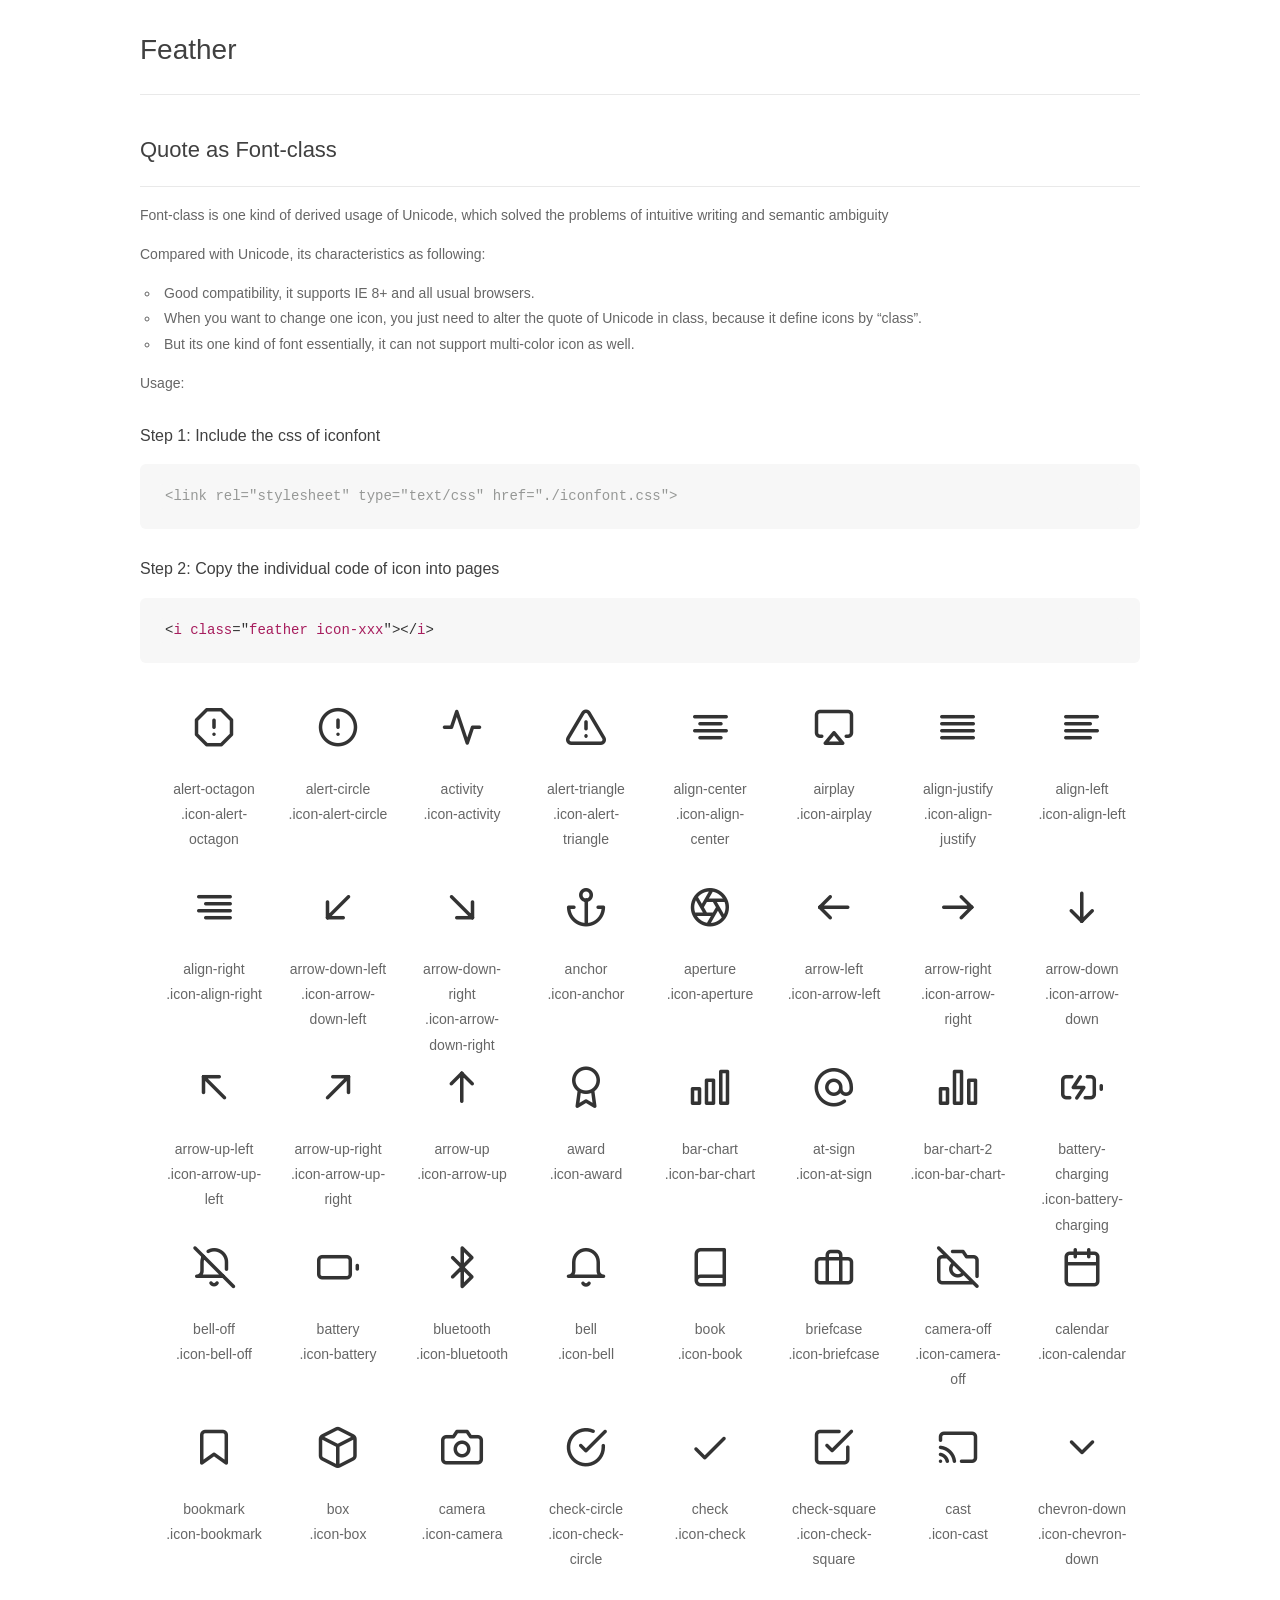
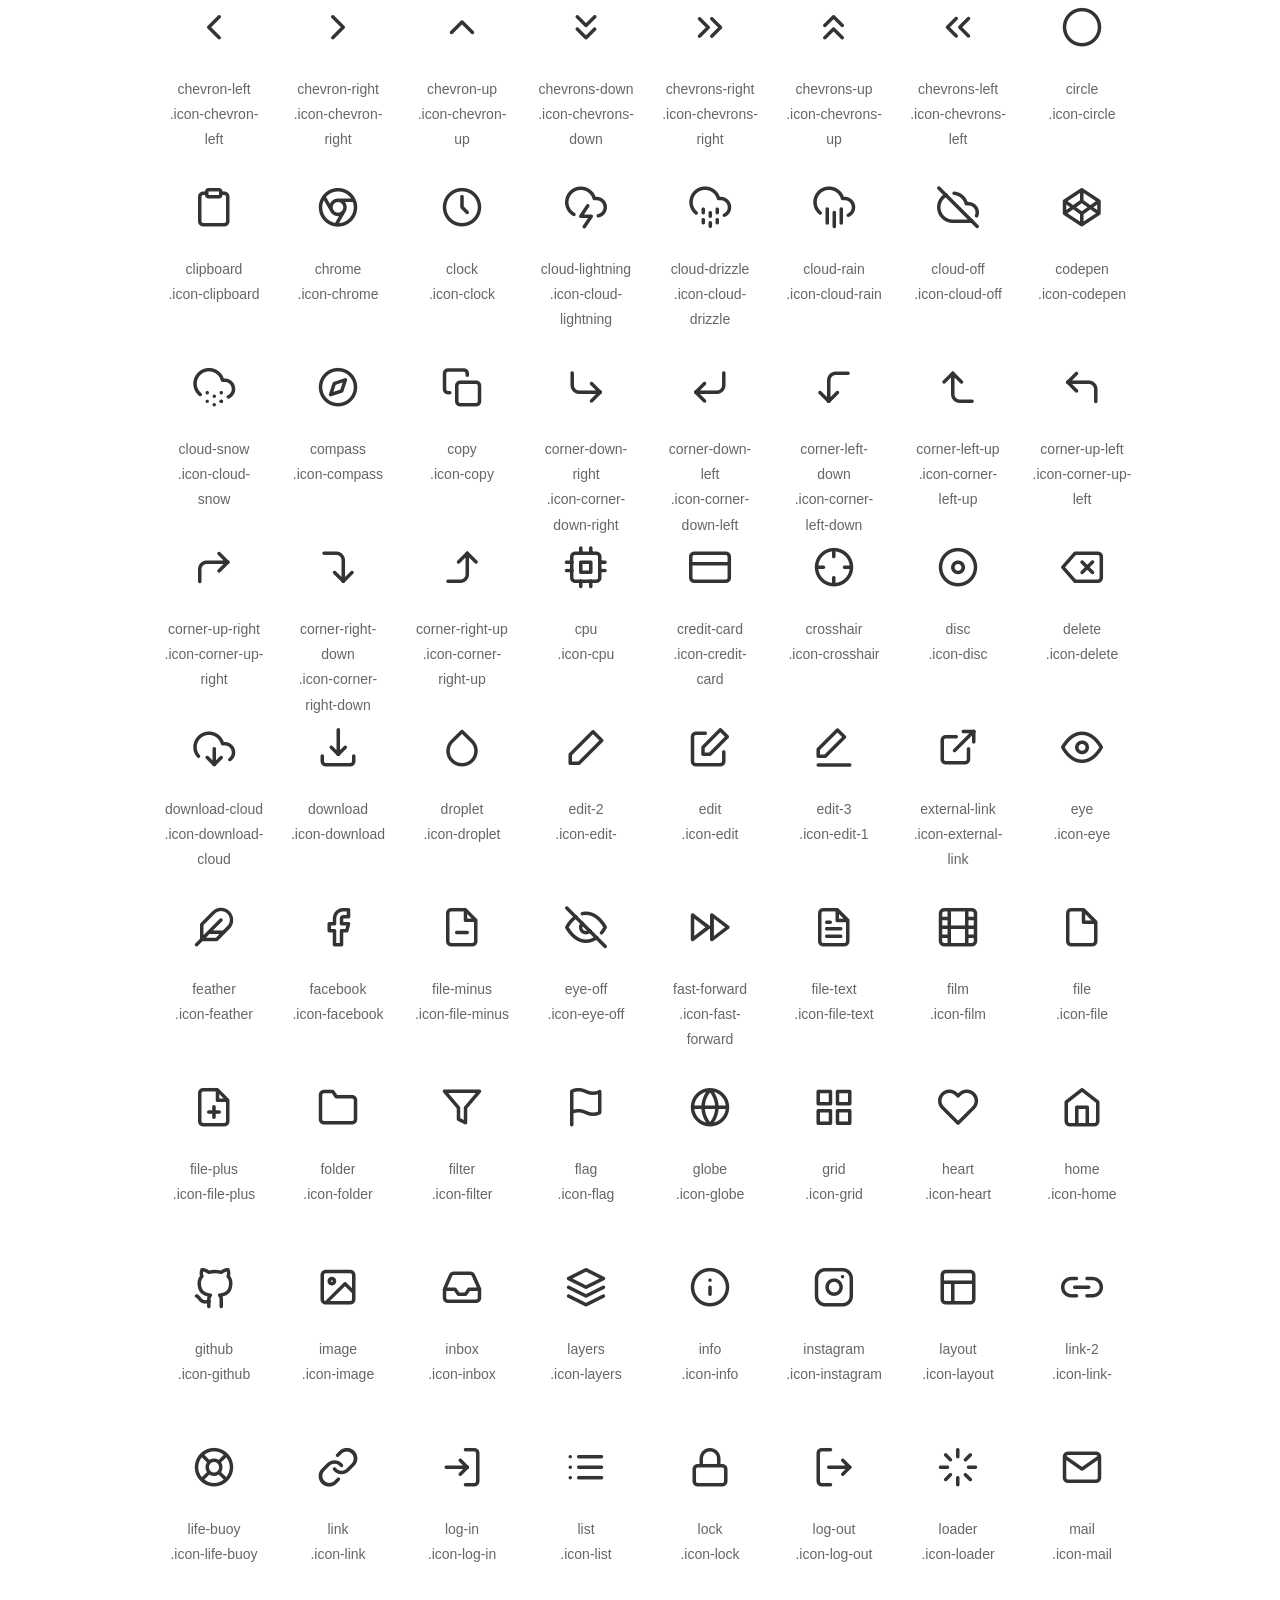
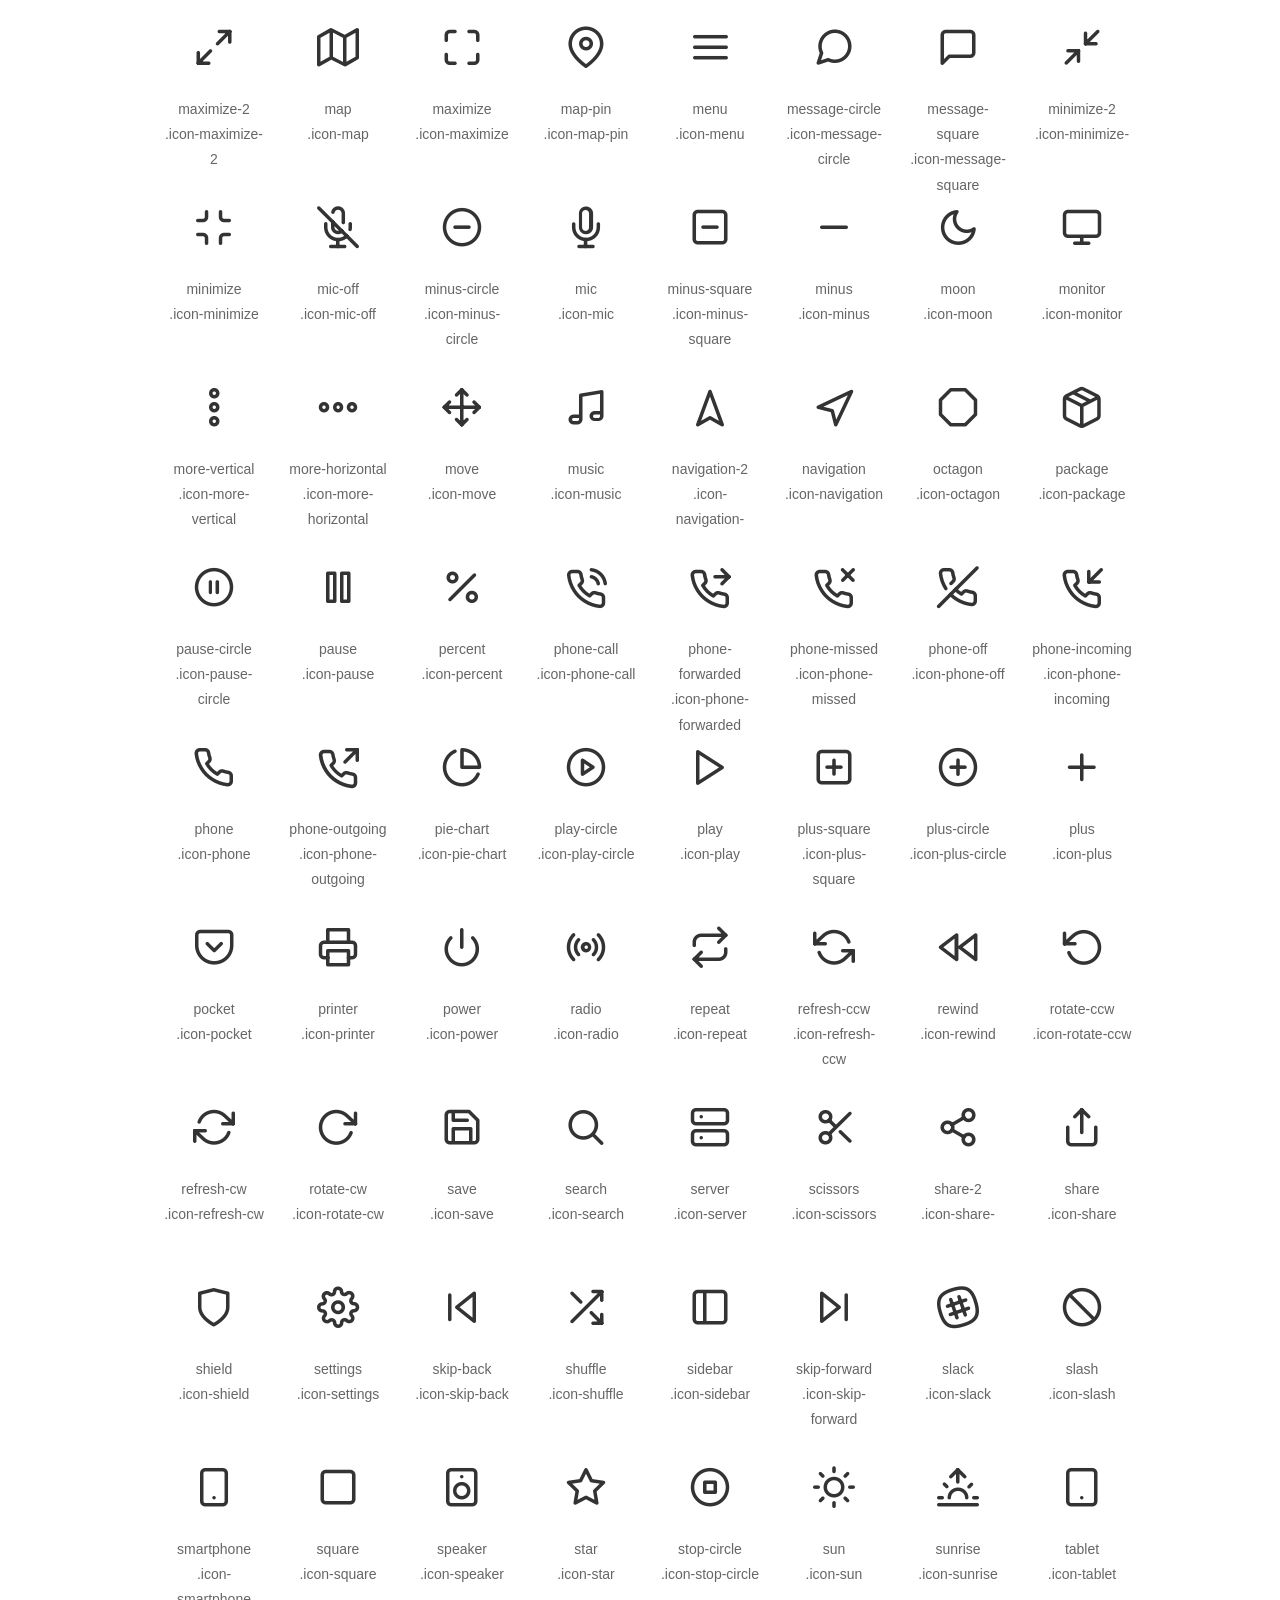
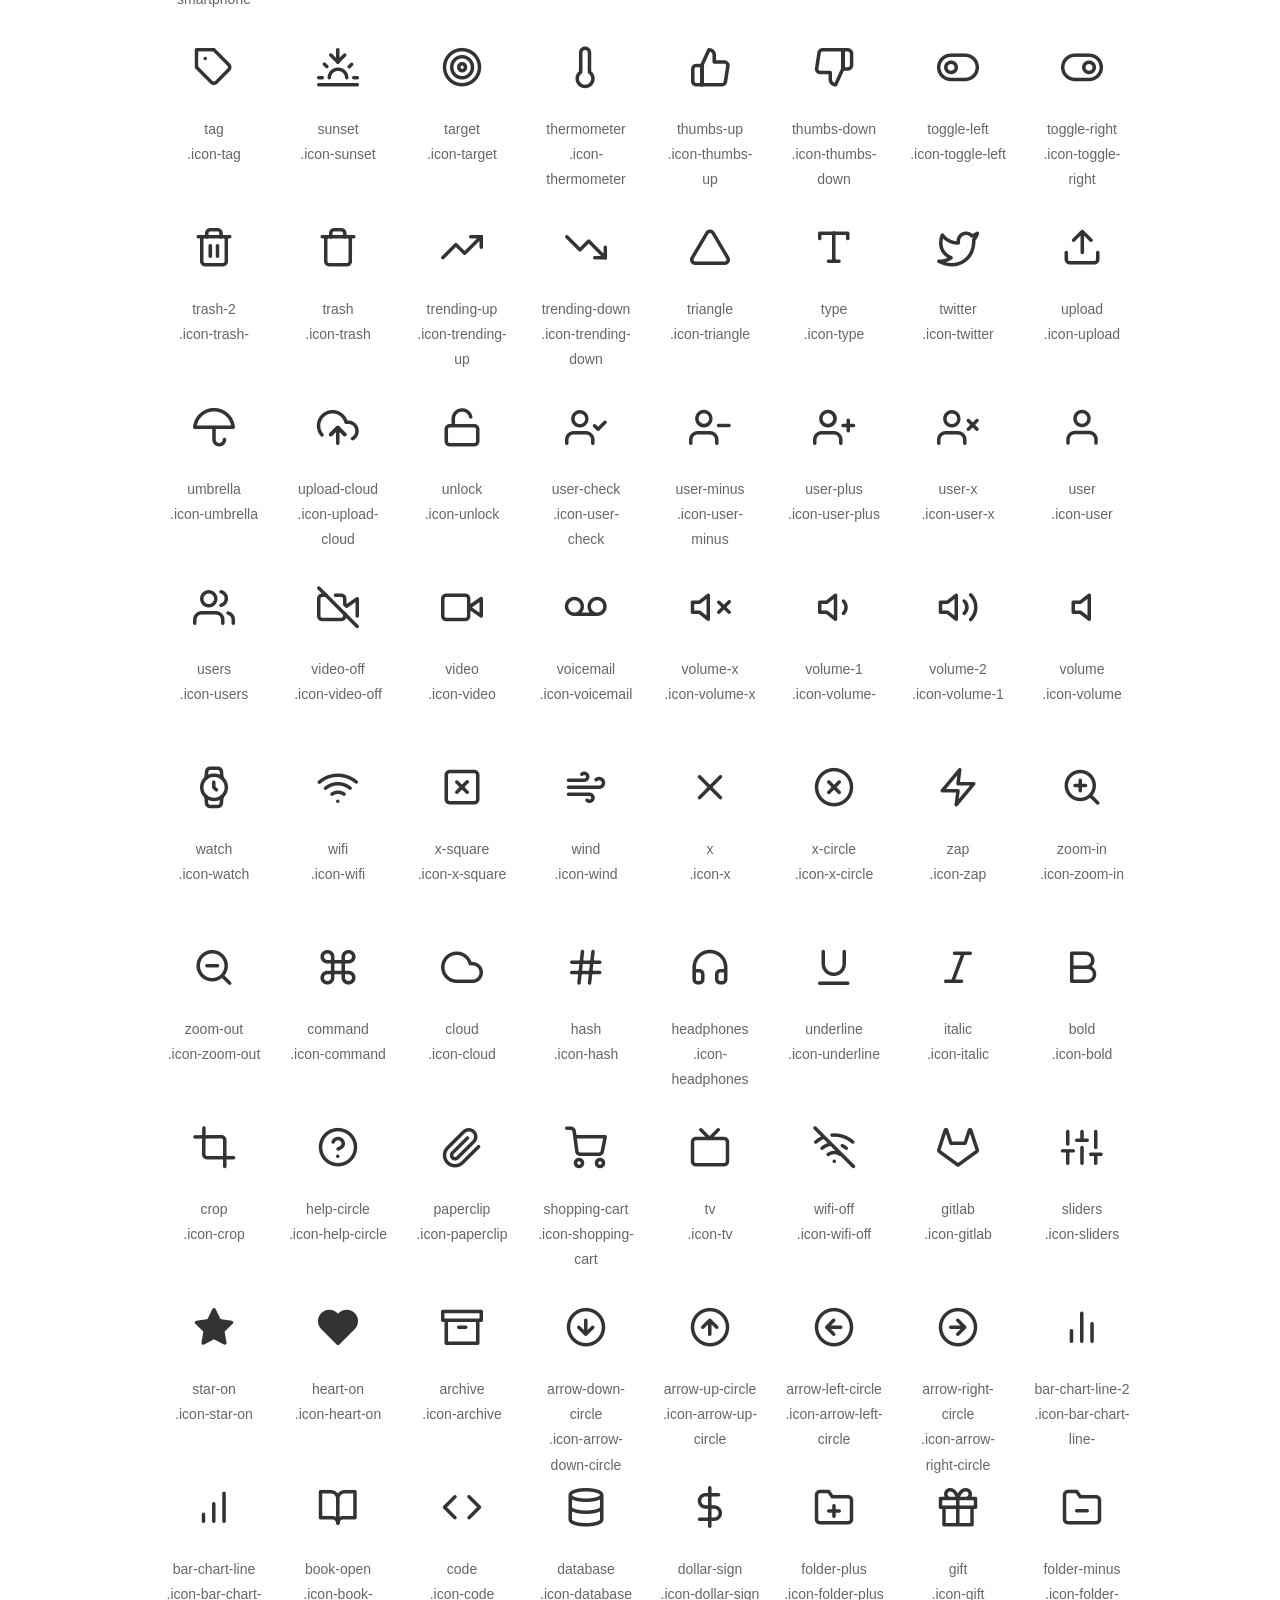
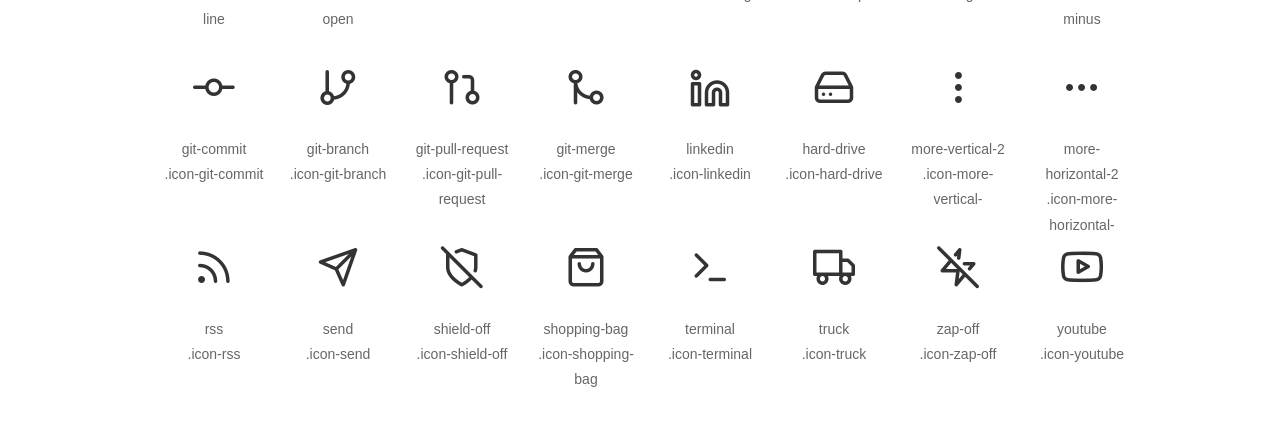
<file: assets/fonts/feather-font/examples/index.html>
<!DOCTYPE html>
<html>
<head>
  <meta charset="utf-8" />
  <title>IconFont</title>
  <link rel="stylesheet" href="index.css">
  <link rel="stylesheet" href="../css/iconfont.css">
</head>
<body>
  <div class="main markdown">
    <h1>Feather</h1>
    <hr>
    
    <h2 id="font-class-">Quote as Font-class</h2>
    <hr>

    <p>Font-class is one kind of derived usage of Unicode, which solved the problems of intuitive writing and semantic ambiguity</p>
    <p>Compared with Unicode, its characteristics as following:</p>
    <ul>
      <li>Good compatibility, it supports IE 8+ and all usual browsers.</li>
      <li>When you want to change one icon, you just need to alter the quote of Unicode in class, because it define icons by “class”.</li>
      <li>But its one kind of font essentially, it can not support multi-color icon as well.</li>
    </ul>

    <p>Usage:</p>

    <h3 id="-fontclass-">Step 1: Include the css of iconfont</h3>
    <pre><code class="lang-js hljs javascript"><span class="hljs-comment">&lt;link rel="stylesheet" type="text/css" href="./iconfont.css"&gt;</span></code></pre>
    
    <h3 id="-">Step 2: Copy the individual code of icon into pages</h3>
    <pre><code class="lang-css hljs">&lt;<span class="hljs-selector-tag">i</span> <span class="hljs-selector-tag">class</span>="<span class="hljs-selector-tag">feather</span> <span class="hljs-selector-tag">icon-xxx</span>"&gt;&lt;/<span class="hljs-selector-tag">i</span>&gt;</code></pre>

    <ul class="icon_lists clear">

      <li>
        <i class="icon feather icon-alert-octagon"></i>
        <div class="name">alert-octagon</div>
        <div class="fontclass">.icon-alert-octagon</div>
      </li>

      <li>
        <i class="icon feather icon-alert-circle"></i>
        <div class="name">alert-circle</div>
        <div class="fontclass">.icon-alert-circle</div>
      </li>

      <li>
        <i class="icon feather icon-activity"></i>
        <div class="name">activity</div>
        <div class="fontclass">.icon-activity</div>
      </li>

      <li>
        <i class="icon feather icon-alert-triangle"></i>
        <div class="name">alert-triangle</div>
        <div class="fontclass">.icon-alert-triangle</div>
      </li>

      <li>
        <i class="icon feather icon-align-center"></i>
        <div class="name">align-center</div>
        <div class="fontclass">.icon-align-center</div>
      </li>

      <li>
        <i class="icon feather icon-airplay"></i>
        <div class="name">airplay</div>
        <div class="fontclass">.icon-airplay</div>
      </li>

      <li>
        <i class="icon feather icon-align-justify"></i>
        <div class="name">align-justify</div>
        <div class="fontclass">.icon-align-justify</div>
      </li>

      <li>
        <i class="icon feather icon-align-left"></i>
        <div class="name">align-left</div>
        <div class="fontclass">.icon-align-left</div>
      </li>

      <li>
        <i class="icon feather icon-align-right"></i>
        <div class="name">align-right</div>
        <div class="fontclass">.icon-align-right</div>
      </li>

      <li>
        <i class="icon feather icon-arrow-down-left"></i>
        <div class="name">arrow-down-left</div>
        <div class="fontclass">.icon-arrow-down-left</div>
      </li>

      <li>
        <i class="icon feather icon-arrow-down-right"></i>
        <div class="name">arrow-down-right</div>
        <div class="fontclass">.icon-arrow-down-right</div>
      </li>

      <li>
        <i class="icon feather icon-anchor"></i>
        <div class="name">anchor</div>
        <div class="fontclass">.icon-anchor</div>
      </li>

      <li>
        <i class="icon feather icon-aperture"></i>
        <div class="name">aperture</div>
        <div class="fontclass">.icon-aperture</div>
      </li>

      <li>
        <i class="icon feather icon-arrow-left"></i>
        <div class="name">arrow-left</div>
        <div class="fontclass">.icon-arrow-left</div>
      </li>

      <li>
        <i class="icon feather icon-arrow-right"></i>
        <div class="name">arrow-right</div>
        <div class="fontclass">.icon-arrow-right</div>
      </li>

      <li>
        <i class="icon feather icon-arrow-down"></i>
        <div class="name">arrow-down</div>
        <div class="fontclass">.icon-arrow-down</div>
      </li>

      <li>
        <i class="icon feather icon-arrow-up-left"></i>
        <div class="name">arrow-up-left</div>
        <div class="fontclass">.icon-arrow-up-left</div>
      </li>

      <li>
        <i class="icon feather icon-arrow-up-right"></i>
        <div class="name">arrow-up-right</div>
        <div class="fontclass">.icon-arrow-up-right</div>
      </li>

      <li>
        <i class="icon feather icon-arrow-up"></i>
        <div class="name">arrow-up</div>
        <div class="fontclass">.icon-arrow-up</div>
      </li>

      <li>
        <i class="icon feather icon-award"></i>
        <div class="name">award</div>
        <div class="fontclass">.icon-award</div>
      </li>

      <li>
        <i class="icon feather icon-bar-chart"></i>
        <div class="name">bar-chart</div>
        <div class="fontclass">.icon-bar-chart</div>
      </li>

      <li>
        <i class="icon feather icon-at-sign"></i>
        <div class="name">at-sign</div>
        <div class="fontclass">.icon-at-sign</div>
      </li>

      <li>
        <i class="icon feather icon-bar-chart-2"></i>
        <div class="name">bar-chart-2</div>
        <div class="fontclass">.icon-bar-chart-</div>
      </li>

      <li>
        <i class="icon feather icon-battery-charging"></i>
        <div class="name">battery-charging</div>
        <div class="fontclass">.icon-battery-charging</div>
      </li>

      <li>
        <i class="icon feather icon-bell-off"></i>
        <div class="name">bell-off</div>
        <div class="fontclass">.icon-bell-off</div>
      </li>

      <li>
        <i class="icon feather icon-battery"></i>
        <div class="name">battery</div>
        <div class="fontclass">.icon-battery</div>
      </li>

      <li>
        <i class="icon feather icon-bluetooth"></i>
        <div class="name">bluetooth</div>
        <div class="fontclass">.icon-bluetooth</div>
      </li>

      <li>
        <i class="icon feather icon-bell"></i>
        <div class="name">bell</div>
        <div class="fontclass">.icon-bell</div>
      </li>

      <li>
        <i class="icon feather icon-book"></i>
        <div class="name">book</div>
        <div class="fontclass">.icon-book</div>
      </li>

      <li>
        <i class="icon feather icon-briefcase"></i>
        <div class="name">briefcase</div>
        <div class="fontclass">.icon-briefcase</div>
      </li>

      <li>
        <i class="icon feather icon-camera-off"></i>
        <div class="name">camera-off</div>
        <div class="fontclass">.icon-camera-off</div>
      </li>

      <li>
        <i class="icon feather icon-calendar"></i>
        <div class="name">calendar</div>
        <div class="fontclass">.icon-calendar</div>
      </li>

      <li>
        <i class="icon feather icon-bookmark"></i>
        <div class="name">bookmark</div>
        <div class="fontclass">.icon-bookmark</div>
      </li>

      <li>
        <i class="icon feather icon-box"></i>
        <div class="name">box</div>
        <div class="fontclass">.icon-box</div>
      </li>

      <li>
        <i class="icon feather icon-camera"></i>
        <div class="name">camera</div>
        <div class="fontclass">.icon-camera</div>
      </li>

      <li>
        <i class="icon feather icon-check-circle"></i>
        <div class="name">check-circle</div>
        <div class="fontclass">.icon-check-circle</div>
      </li>

      <li>
        <i class="icon feather icon-check"></i>
        <div class="name">check</div>
        <div class="fontclass">.icon-check</div>
      </li>

      <li>
        <i class="icon feather icon-check-square"></i>
        <div class="name">check-square</div>
        <div class="fontclass">.icon-check-square</div>
      </li>

      <li>
        <i class="icon feather icon-cast"></i>
        <div class="name">cast</div>
        <div class="fontclass">.icon-cast</div>
      </li>

      <li>
        <i class="icon feather icon-chevron-down"></i>
        <div class="name">chevron-down</div>
        <div class="fontclass">.icon-chevron-down</div>
      </li>

      <li>
        <i class="icon feather icon-chevron-left"></i>
        <div class="name">chevron-left</div>
        <div class="fontclass">.icon-chevron-left</div>
      </li>

      <li>
        <i class="icon feather icon-chevron-right"></i>
        <div class="name">chevron-right</div>
        <div class="fontclass">.icon-chevron-right</div>
      </li>

      <li>
        <i class="icon feather icon-chevron-up"></i>
        <div class="name">chevron-up</div>
        <div class="fontclass">.icon-chevron-up</div>
      </li>

      <li>
        <i class="icon feather icon-chevrons-down"></i>
        <div class="name">chevrons-down</div>
        <div class="fontclass">.icon-chevrons-down</div>
      </li>

      <li>
        <i class="icon feather icon-chevrons-right"></i>
        <div class="name">chevrons-right</div>
        <div class="fontclass">.icon-chevrons-right</div>
      </li>

      <li>
        <i class="icon feather icon-chevrons-up"></i>
        <div class="name">chevrons-up</div>
        <div class="fontclass">.icon-chevrons-up</div>
      </li>

      <li>
        <i class="icon feather icon-chevrons-left"></i>
        <div class="name">chevrons-left</div>
        <div class="fontclass">.icon-chevrons-left</div>
      </li>

      <li>
        <i class="icon feather icon-circle"></i>
        <div class="name">circle</div>
        <div class="fontclass">.icon-circle</div>
      </li>

      <li>
        <i class="icon feather icon-clipboard"></i>
        <div class="name">clipboard</div>
        <div class="fontclass">.icon-clipboard</div>
      </li>

      <li>
        <i class="icon feather icon-chrome"></i>
        <div class="name">chrome</div>
        <div class="fontclass">.icon-chrome</div>
      </li>

      <li>
        <i class="icon feather icon-clock"></i>
        <div class="name">clock</div>
        <div class="fontclass">.icon-clock</div>
      </li>

      <li>
        <i class="icon feather icon-cloud-lightning"></i>
        <div class="name">cloud-lightning</div>
        <div class="fontclass">.icon-cloud-lightning</div>
      </li>

      <li>
        <i class="icon feather icon-cloud-drizzle"></i>
        <div class="name">cloud-drizzle</div>
        <div class="fontclass">.icon-cloud-drizzle</div>
      </li>

      <li>
        <i class="icon feather icon-cloud-rain"></i>
        <div class="name">cloud-rain</div>
        <div class="fontclass">.icon-cloud-rain</div>
      </li>

      <li>
        <i class="icon feather icon-cloud-off"></i>
        <div class="name">cloud-off</div>
        <div class="fontclass">.icon-cloud-off</div>
      </li>

      <li>
        <i class="icon feather icon-codepen"></i>
        <div class="name">codepen</div>
        <div class="fontclass">.icon-codepen</div>
      </li>

      <li>
        <i class="icon feather icon-cloud-snow"></i>
        <div class="name">cloud-snow</div>
        <div class="fontclass">.icon-cloud-snow</div>
      </li>

      <li>
        <i class="icon feather icon-compass"></i>
        <div class="name">compass</div>
        <div class="fontclass">.icon-compass</div>
      </li>

      <li>
        <i class="icon feather icon-copy"></i>
        <div class="name">copy</div>
        <div class="fontclass">.icon-copy</div>
      </li>

      <li>
        <i class="icon feather icon-corner-down-right"></i>
        <div class="name">corner-down-right</div>
        <div class="fontclass">.icon-corner-down-right</div>
      </li>

      <li>
        <i class="icon feather icon-corner-down-left"></i>
        <div class="name">corner-down-left</div>
        <div class="fontclass">.icon-corner-down-left</div>
      </li>

      <li>
        <i class="icon feather icon-corner-left-down"></i>
        <div class="name">corner-left-down</div>
        <div class="fontclass">.icon-corner-left-down</div>
      </li>

      <li>
        <i class="icon feather icon-corner-left-up"></i>
        <div class="name">corner-left-up</div>
        <div class="fontclass">.icon-corner-left-up</div>
      </li>

      <li>
        <i class="icon feather icon-corner-up-left"></i>
        <div class="name">corner-up-left</div>
        <div class="fontclass">.icon-corner-up-left</div>
      </li>

      <li>
        <i class="icon feather icon-corner-up-right"></i>
        <div class="name">corner-up-right</div>
        <div class="fontclass">.icon-corner-up-right</div>
      </li>

      <li>
        <i class="icon feather icon-corner-right-down"></i>
        <div class="name">corner-right-down</div>
        <div class="fontclass">.icon-corner-right-down</div>
      </li>

      <li>
        <i class="icon feather icon-corner-right-up"></i>
        <div class="name">corner-right-up</div>
        <div class="fontclass">.icon-corner-right-up</div>
      </li>

      <li>
        <i class="icon feather icon-cpu"></i>
        <div class="name">cpu</div>
        <div class="fontclass">.icon-cpu</div>
      </li>

      <li>
        <i class="icon feather icon-credit-card"></i>
        <div class="name">credit-card</div>
        <div class="fontclass">.icon-credit-card</div>
      </li>

      <li>
        <i class="icon feather icon-crosshair"></i>
        <div class="name">crosshair</div>
        <div class="fontclass">.icon-crosshair</div>
      </li>

      <li>
        <i class="icon feather icon-disc"></i>
        <div class="name">disc</div>
        <div class="fontclass">.icon-disc</div>
      </li>

      <li>
        <i class="icon feather icon-delete"></i>
        <div class="name">delete</div>
        <div class="fontclass">.icon-delete</div>
      </li>

      <li>
        <i class="icon feather icon-download-cloud"></i>
        <div class="name">download-cloud</div>
        <div class="fontclass">.icon-download-cloud</div>
      </li>

      <li>
        <i class="icon feather icon-download"></i>
        <div class="name">download</div>
        <div class="fontclass">.icon-download</div>
      </li>

      <li>
        <i class="icon feather icon-droplet"></i>
        <div class="name">droplet</div>
        <div class="fontclass">.icon-droplet</div>
      </li>

      <li>
        <i class="icon feather icon-edit-2"></i>
        <div class="name">edit-2</div>
        <div class="fontclass">.icon-edit-</div>
      </li>

      <li>
        <i class="icon feather icon-edit"></i>
        <div class="name">edit</div>
        <div class="fontclass">.icon-edit</div>
      </li>

      <li>
        <i class="icon feather icon-edit-1"></i>
        <div class="name">edit-3</div>
        <div class="fontclass">.icon-edit-1</div>
      </li>

      <li>
        <i class="icon feather icon-external-link"></i>
        <div class="name">external-link</div>
        <div class="fontclass">.icon-external-link</div>
      </li>

      <li>
        <i class="icon feather icon-eye"></i>
        <div class="name">eye</div>
        <div class="fontclass">.icon-eye</div>
      </li>

      <li>
        <i class="icon feather icon-feather"></i>
        <div class="name">feather</div>
        <div class="fontclass">.icon-feather</div>
      </li>

      <li>
        <i class="icon feather icon-facebook"></i>
        <div class="name">facebook</div>
        <div class="fontclass">.icon-facebook</div>
      </li>

      <li>
        <i class="icon feather icon-file-minus"></i>
        <div class="name">file-minus</div>
        <div class="fontclass">.icon-file-minus</div>
      </li>

      <li>
        <i class="icon feather icon-eye-off"></i>
        <div class="name">eye-off</div>
        <div class="fontclass">.icon-eye-off</div>
      </li>

      <li>
        <i class="icon feather icon-fast-forward"></i>
        <div class="name">fast-forward</div>
        <div class="fontclass">.icon-fast-forward</div>
      </li>

      <li>
        <i class="icon feather icon-file-text"></i>
        <div class="name">file-text</div>
        <div class="fontclass">.icon-file-text</div>
      </li>

      <li>
        <i class="icon feather icon-film"></i>
        <div class="name">film</div>
        <div class="fontclass">.icon-film</div>
      </li>

      <li>
        <i class="icon feather icon-file"></i>
        <div class="name">file</div>
        <div class="fontclass">.icon-file</div>
      </li>

      <li>
        <i class="icon feather icon-file-plus"></i>
        <div class="name">file-plus</div>
        <div class="fontclass">.icon-file-plus</div>
      </li>

      <li>
        <i class="icon feather icon-folder"></i>
        <div class="name">folder</div>
        <div class="fontclass">.icon-folder</div>
      </li>

      <li>
        <i class="icon feather icon-filter"></i>
        <div class="name">filter</div>
        <div class="fontclass">.icon-filter</div>
      </li>

      <li>
        <i class="icon feather icon-flag"></i>
        <div class="name">flag</div>
        <div class="fontclass">.icon-flag</div>
      </li>

      <li>
        <i class="icon feather icon-globe"></i>
        <div class="name">globe</div>
        <div class="fontclass">.icon-globe</div>
      </li>

      <li>
        <i class="icon feather icon-grid"></i>
        <div class="name">grid</div>
        <div class="fontclass">.icon-grid</div>
      </li>

      <li>
        <i class="icon feather icon-heart"></i>
        <div class="name">heart</div>
        <div class="fontclass">.icon-heart</div>
      </li>

      <li>
        <i class="icon feather icon-home"></i>
        <div class="name">home</div>
        <div class="fontclass">.icon-home</div>
      </li>

      <li>
        <i class="icon feather icon-github"></i>
        <div class="name">github</div>
        <div class="fontclass">.icon-github</div>
      </li>

      <li>
        <i class="icon feather icon-image"></i>
        <div class="name">image</div>
        <div class="fontclass">.icon-image</div>
      </li>

      <li>
        <i class="icon feather icon-inbox"></i>
        <div class="name">inbox</div>
        <div class="fontclass">.icon-inbox</div>
      </li>

      <li>
        <i class="icon feather icon-layers"></i>
        <div class="name">layers</div>
        <div class="fontclass">.icon-layers</div>
      </li>

      <li>
        <i class="icon feather icon-info"></i>
        <div class="name">info</div>
        <div class="fontclass">.icon-info</div>
      </li>

      <li>
        <i class="icon feather icon-instagram"></i>
        <div class="name">instagram</div>
        <div class="fontclass">.icon-instagram</div>
      </li>

      <li>
        <i class="icon feather icon-layout"></i>
        <div class="name">layout</div>
        <div class="fontclass">.icon-layout</div>
      </li>

      <li>
        <i class="icon feather icon-link-2"></i>
        <div class="name">link-2</div>
        <div class="fontclass">.icon-link-</div>
      </li>

      <li>
        <i class="icon feather icon-life-buoy"></i>
        <div class="name">life-buoy</div>
        <div class="fontclass">.icon-life-buoy</div>
      </li>

      <li>
        <i class="icon feather icon-link"></i>
        <div class="name">link</div>
        <div class="fontclass">.icon-link</div>
      </li>

      <li>
        <i class="icon feather icon-log-in"></i>
        <div class="name">log-in</div>
        <div class="fontclass">.icon-log-in</div>
      </li>

      <li>
        <i class="icon feather icon-list"></i>
        <div class="name">list</div>
        <div class="fontclass">.icon-list</div>
      </li>

      <li>
        <i class="icon feather icon-lock"></i>
        <div class="name">lock</div>
        <div class="fontclass">.icon-lock</div>
      </li>

      <li>
        <i class="icon feather icon-log-out"></i>
        <div class="name">log-out</div>
        <div class="fontclass">.icon-log-out</div>
      </li>

      <li>
        <i class="icon feather icon-loader"></i>
        <div class="name">loader</div>
        <div class="fontclass">.icon-loader</div>
      </li>

      <li>
        <i class="icon feather icon-mail"></i>
        <div class="name">mail</div>
        <div class="fontclass">.icon-mail</div>
      </li>

      <li>
        <i class="icon feather icon-maximize-2"></i>
        <div class="name">maximize-2</div>
        <div class="fontclass">.icon-maximize-2</div>
      </li>

      <li>
        <i class="icon feather icon-map"></i>
        <div class="name">map</div>
        <div class="fontclass">.icon-map</div>
      </li>

      <li>
        <i class="icon feather icon-maximize"></i>
        <div class="name">maximize</div>
        <div class="fontclass">.icon-maximize</div>
      </li>

      <li>
        <i class="icon feather icon-map-pin"></i>
        <div class="name">map-pin</div>
        <div class="fontclass">.icon-map-pin</div>
      </li>

      <li>
        <i class="icon feather icon-menu"></i>
        <div class="name">menu</div>
        <div class="fontclass">.icon-menu</div>
      </li>

      <li>
        <i class="icon feather icon-message-circle"></i>
        <div class="name">message-circle</div>
        <div class="fontclass">.icon-message-circle</div>
      </li>

      <li>
        <i class="icon feather icon-message-square"></i>
        <div class="name">message-square</div>
        <div class="fontclass">.icon-message-square</div>
      </li>

      <li>
        <i class="icon feather icon-minimize-2"></i>
        <div class="name">minimize-2</div>
        <div class="fontclass">.icon-minimize-</div>
      </li>

      <li>
        <i class="icon feather icon-minimize"></i>
        <div class="name">minimize</div>
        <div class="fontclass">.icon-minimize</div>
      </li>

      <li>
        <i class="icon feather icon-mic-off"></i>
        <div class="name">mic-off</div>
        <div class="fontclass">.icon-mic-off</div>
      </li>

      <li>
        <i class="icon feather icon-minus-circle"></i>
        <div class="name">minus-circle</div>
        <div class="fontclass">.icon-minus-circle</div>
      </li>

      <li>
        <i class="icon feather icon-mic"></i>
        <div class="name">mic</div>
        <div class="fontclass">.icon-mic</div>
      </li>

      <li>
        <i class="icon feather icon-minus-square"></i>
        <div class="name">minus-square</div>
        <div class="fontclass">.icon-minus-square</div>
      </li>

      <li>
        <i class="icon feather icon-minus"></i>
        <div class="name">minus</div>
        <div class="fontclass">.icon-minus</div>
      </li>

      <li>
        <i class="icon feather icon-moon"></i>
        <div class="name">moon</div>
        <div class="fontclass">.icon-moon</div>
      </li>

      <li>
        <i class="icon feather icon-monitor"></i>
        <div class="name">monitor</div>
        <div class="fontclass">.icon-monitor</div>
      </li>

      <li>
        <i class="icon feather icon-more-vertical"></i>
        <div class="name">more-vertical</div>
        <div class="fontclass">.icon-more-vertical</div>
      </li>

      <li>
        <i class="icon feather icon-more-horizontal"></i>
        <div class="name">more-horizontal</div>
        <div class="fontclass">.icon-more-horizontal</div>
      </li>

      <li>
        <i class="icon feather icon-move"></i>
        <div class="name">move</div>
        <div class="fontclass">.icon-move</div>
      </li>

      <li>
        <i class="icon feather icon-music"></i>
        <div class="name">music</div>
        <div class="fontclass">.icon-music</div>
      </li>

      <li>
        <i class="icon feather icon-navigation-2"></i>
        <div class="name">navigation-2</div>
        <div class="fontclass">.icon-navigation-</div>
      </li>

      <li>
        <i class="icon feather icon-navigation"></i>
        <div class="name">navigation</div>
        <div class="fontclass">.icon-navigation</div>
      </li>

      <li>
        <i class="icon feather icon-octagon"></i>
        <div class="name">octagon</div>
        <div class="fontclass">.icon-octagon</div>
      </li>

      <li>
        <i class="icon feather icon-package"></i>
        <div class="name">package</div>
        <div class="fontclass">.icon-package</div>
      </li>

      <li>
        <i class="icon feather icon-pause-circle"></i>
        <div class="name">pause-circle</div>
        <div class="fontclass">.icon-pause-circle</div>
      </li>

      <li>
        <i class="icon feather icon-pause"></i>
        <div class="name">pause</div>
        <div class="fontclass">.icon-pause</div>
      </li>

      <li>
        <i class="icon feather icon-percent"></i>
        <div class="name">percent</div>
        <div class="fontclass">.icon-percent</div>
      </li>

      <li>
        <i class="icon feather icon-phone-call"></i>
        <div class="name">phone-call</div>
        <div class="fontclass">.icon-phone-call</div>
      </li>

      <li>
        <i class="icon feather icon-phone-forwarded"></i>
        <div class="name">phone-forwarded</div>
        <div class="fontclass">.icon-phone-forwarded</div>
      </li>

      <li>
        <i class="icon feather icon-phone-missed"></i>
        <div class="name">phone-missed</div>
        <div class="fontclass">.icon-phone-missed</div>
      </li>

      <li>
        <i class="icon feather icon-phone-off"></i>
        <div class="name">phone-off</div>
        <div class="fontclass">.icon-phone-off</div>
      </li>

      <li>
        <i class="icon feather icon-phone-incoming"></i>
        <div class="name">phone-incoming</div>
        <div class="fontclass">.icon-phone-incoming</div>
      </li>

      <li>
        <i class="icon feather icon-phone"></i>
        <div class="name">phone</div>
        <div class="fontclass">.icon-phone</div>
      </li>

      <li>
        <i class="icon feather icon-phone-outgoing"></i>
        <div class="name">phone-outgoing</div>
        <div class="fontclass">.icon-phone-outgoing</div>
      </li>

      <li>
        <i class="icon feather icon-pie-chart"></i>
        <div class="name">pie-chart</div>
        <div class="fontclass">.icon-pie-chart</div>
      </li>

      <li>
        <i class="icon feather icon-play-circle"></i>
        <div class="name">play-circle</div>
        <div class="fontclass">.icon-play-circle</div>
      </li>

      <li>
        <i class="icon feather icon-play"></i>
        <div class="name">play</div>
        <div class="fontclass">.icon-play</div>
      </li>

      <li>
        <i class="icon feather icon-plus-square"></i>
        <div class="name">plus-square</div>
        <div class="fontclass">.icon-plus-square</div>
      </li>

      <li>
        <i class="icon feather icon-plus-circle"></i>
        <div class="name">plus-circle</div>
        <div class="fontclass">.icon-plus-circle</div>
      </li>

      <li>
        <i class="icon feather icon-plus"></i>
        <div class="name">plus</div>
        <div class="fontclass">.icon-plus</div>
      </li>

      <li>
        <i class="icon feather icon-pocket"></i>
        <div class="name">pocket</div>
        <div class="fontclass">.icon-pocket</div>
      </li>

      <li>
        <i class="icon feather icon-printer"></i>
        <div class="name">printer</div>
        <div class="fontclass">.icon-printer</div>
      </li>

      <li>
        <i class="icon feather icon-power"></i>
        <div class="name">power</div>
        <div class="fontclass">.icon-power</div>
      </li>

      <li>
        <i class="icon feather icon-radio"></i>
        <div class="name">radio</div>
        <div class="fontclass">.icon-radio</div>
      </li>

      <li>
        <i class="icon feather icon-repeat"></i>
        <div class="name">repeat</div>
        <div class="fontclass">.icon-repeat</div>
      </li>

      <li>
        <i class="icon feather icon-refresh-ccw"></i>
        <div class="name">refresh-ccw</div>
        <div class="fontclass">.icon-refresh-ccw</div>
      </li>

      <li>
        <i class="icon feather icon-rewind"></i>
        <div class="name">rewind</div>
        <div class="fontclass">.icon-rewind</div>
      </li>

      <li>
        <i class="icon feather icon-rotate-ccw"></i>
        <div class="name">rotate-ccw</div>
        <div class="fontclass">.icon-rotate-ccw</div>
      </li>

      <li>
        <i class="icon feather icon-refresh-cw"></i>
        <div class="name">refresh-cw</div>
        <div class="fontclass">.icon-refresh-cw</div>
      </li>

      <li>
        <i class="icon feather icon-rotate-cw"></i>
        <div class="name">rotate-cw</div>
        <div class="fontclass">.icon-rotate-cw</div>
      </li>

      <li>
        <i class="icon feather icon-save"></i>
        <div class="name">save</div>
        <div class="fontclass">.icon-save</div>
      </li>

      <li>
        <i class="icon feather icon-search"></i>
        <div class="name">search</div>
        <div class="fontclass">.icon-search</div>
      </li>

      <li>
        <i class="icon feather icon-server"></i>
        <div class="name">server</div>
        <div class="fontclass">.icon-server</div>
      </li>

      <li>
        <i class="icon feather icon-scissors"></i>
        <div class="name">scissors</div>
        <div class="fontclass">.icon-scissors</div>
      </li>

      <li>
        <i class="icon feather icon-share-2"></i>
        <div class="name">share-2</div>
        <div class="fontclass">.icon-share-</div>
      </li>

      <li>
        <i class="icon feather icon-share"></i>
        <div class="name">share</div>
        <div class="fontclass">.icon-share</div>
      </li>

      <li>
        <i class="icon feather icon-shield"></i>
        <div class="name">shield</div>
        <div class="fontclass">.icon-shield</div>
      </li>

      <li>
        <i class="icon feather icon-settings"></i>
        <div class="name">settings</div>
        <div class="fontclass">.icon-settings</div>
      </li>

      <li>
        <i class="icon feather icon-skip-back"></i>
        <div class="name">skip-back</div>
        <div class="fontclass">.icon-skip-back</div>
      </li>

      <li>
        <i class="icon feather icon-shuffle"></i>
        <div class="name">shuffle</div>
        <div class="fontclass">.icon-shuffle</div>
      </li>

      <li>
        <i class="icon feather icon-sidebar"></i>
        <div class="name">sidebar</div>
        <div class="fontclass">.icon-sidebar</div>
      </li>

      <li>
        <i class="icon feather icon-skip-forward"></i>
        <div class="name">skip-forward</div>
        <div class="fontclass">.icon-skip-forward</div>
      </li>

      <li>
        <i class="icon feather icon-slack"></i>
        <div class="name">slack</div>
        <div class="fontclass">.icon-slack</div>
      </li>

      <li>
        <i class="icon feather icon-slash"></i>
        <div class="name">slash</div>
        <div class="fontclass">.icon-slash</div>
      </li>

      <li>
        <i class="icon feather icon-smartphone"></i>
        <div class="name">smartphone</div>
        <div class="fontclass">.icon-smartphone</div>
      </li>

      <li>
        <i class="icon feather icon-square"></i>
        <div class="name">square</div>
        <div class="fontclass">.icon-square</div>
      </li>

      <li>
        <i class="icon feather icon-speaker"></i>
        <div class="name">speaker</div>
        <div class="fontclass">.icon-speaker</div>
      </li>

      <li>
        <i class="icon feather icon-star"></i>
        <div class="name">star</div>
        <div class="fontclass">.icon-star</div>
      </li>

      <li>
        <i class="icon feather icon-stop-circle"></i>
        <div class="name">stop-circle</div>
        <div class="fontclass">.icon-stop-circle</div>
      </li>

      <li>
        <i class="icon feather icon-sun"></i>
        <div class="name">sun</div>
        <div class="fontclass">.icon-sun</div>
      </li>

      <li>
        <i class="icon feather icon-sunrise"></i>
        <div class="name">sunrise</div>
        <div class="fontclass">.icon-sunrise</div>
      </li>

      <li>
        <i class="icon feather icon-tablet"></i>
        <div class="name">tablet</div>
        <div class="fontclass">.icon-tablet</div>
      </li>

      <li>
        <i class="icon feather icon-tag"></i>
        <div class="name">tag</div>
        <div class="fontclass">.icon-tag</div>
      </li>

      <li>
        <i class="icon feather icon-sunset"></i>
        <div class="name">sunset</div>
        <div class="fontclass">.icon-sunset</div>
      </li>

      <li>
        <i class="icon feather icon-target"></i>
        <div class="name">target</div>
        <div class="fontclass">.icon-target</div>
      </li>

      <li>
        <i class="icon feather icon-thermometer"></i>
        <div class="name">thermometer</div>
        <div class="fontclass">.icon-thermometer</div>
      </li>

      <li>
        <i class="icon feather icon-thumbs-up"></i>
        <div class="name">thumbs-up</div>
        <div class="fontclass">.icon-thumbs-up</div>
      </li>

      <li>
        <i class="icon feather icon-thumbs-down"></i>
        <div class="name">thumbs-down</div>
        <div class="fontclass">.icon-thumbs-down</div>
      </li>

      <li>
        <i class="icon feather icon-toggle-left"></i>
        <div class="name">toggle-left</div>
        <div class="fontclass">.icon-toggle-left</div>
      </li>

      <li>
        <i class="icon feather icon-toggle-right"></i>
        <div class="name">toggle-right</div>
        <div class="fontclass">.icon-toggle-right</div>
      </li>

      <li>
        <i class="icon feather icon-trash-2"></i>
        <div class="name">trash-2</div>
        <div class="fontclass">.icon-trash-</div>
      </li>

      <li>
        <i class="icon feather icon-trash"></i>
        <div class="name">trash</div>
        <div class="fontclass">.icon-trash</div>
      </li>

      <li>
        <i class="icon feather icon-trending-up"></i>
        <div class="name">trending-up</div>
        <div class="fontclass">.icon-trending-up</div>
      </li>

      <li>
        <i class="icon feather icon-trending-down"></i>
        <div class="name">trending-down</div>
        <div class="fontclass">.icon-trending-down</div>
      </li>

      <li>
        <i class="icon feather icon-triangle"></i>
        <div class="name">triangle</div>
        <div class="fontclass">.icon-triangle</div>
      </li>

      <li>
        <i class="icon feather icon-type"></i>
        <div class="name">type</div>
        <div class="fontclass">.icon-type</div>
      </li>

      <li>
        <i class="icon feather icon-twitter"></i>
        <div class="name">twitter</div>
        <div class="fontclass">.icon-twitter</div>
      </li>

      <li>
        <i class="icon feather icon-upload"></i>
        <div class="name">upload</div>
        <div class="fontclass">.icon-upload</div>
      </li>

      <li>
        <i class="icon feather icon-umbrella"></i>
        <div class="name">umbrella</div>
        <div class="fontclass">.icon-umbrella</div>
      </li>

      <li>
        <i class="icon feather icon-upload-cloud"></i>
        <div class="name">upload-cloud</div>
        <div class="fontclass">.icon-upload-cloud</div>
      </li>

      <li>
        <i class="icon feather icon-unlock"></i>
        <div class="name">unlock</div>
        <div class="fontclass">.icon-unlock</div>
      </li>

      <li>
        <i class="icon feather icon-user-check"></i>
        <div class="name">user-check</div>
        <div class="fontclass">.icon-user-check</div>
      </li>

      <li>
        <i class="icon feather icon-user-minus"></i>
        <div class="name">user-minus</div>
        <div class="fontclass">.icon-user-minus</div>
      </li>

      <li>
        <i class="icon feather icon-user-plus"></i>
        <div class="name">user-plus</div>
        <div class="fontclass">.icon-user-plus</div>
      </li>

      <li>
        <i class="icon feather icon-user-x"></i>
        <div class="name">user-x</div>
        <div class="fontclass">.icon-user-x</div>
      </li>

      <li>
        <i class="icon feather icon-user"></i>
        <div class="name">user</div>
        <div class="fontclass">.icon-user</div>
      </li>

      <li>
        <i class="icon feather icon-users"></i>
        <div class="name">users</div>
        <div class="fontclass">.icon-users</div>
      </li>

      <li>
        <i class="icon feather icon-video-off"></i>
        <div class="name">video-off</div>
        <div class="fontclass">.icon-video-off</div>
      </li>

      <li>
        <i class="icon feather icon-video"></i>
        <div class="name">video</div>
        <div class="fontclass">.icon-video</div>
      </li>

      <li>
        <i class="icon feather icon-voicemail"></i>
        <div class="name">voicemail</div>
        <div class="fontclass">.icon-voicemail</div>
      </li>

      <li>
        <i class="icon feather icon-volume-x"></i>
        <div class="name">volume-x</div>
        <div class="fontclass">.icon-volume-x</div>
      </li>

      <li>
        <i class="icon feather icon-volume-2"></i>
        <div class="name">volume-1</div>
        <div class="fontclass">.icon-volume-</div>
      </li>

      <li>
        <i class="icon feather icon-volume-1"></i>
        <div class="name">volume-2</div>
        <div class="fontclass">.icon-volume-1</div>
      </li>

      <li>
        <i class="icon feather icon-volume"></i>
        <div class="name">volume</div>
        <div class="fontclass">.icon-volume</div>
      </li>

      <li>
        <i class="icon feather icon-watch"></i>
        <div class="name">watch</div>
        <div class="fontclass">.icon-watch</div>
      </li>

      <li>
        <i class="icon feather icon-wifi"></i>
        <div class="name">wifi</div>
        <div class="fontclass">.icon-wifi</div>
      </li>

      <li>
        <i class="icon feather icon-x-square"></i>
        <div class="name">x-square</div>
        <div class="fontclass">.icon-x-square</div>
      </li>

      <li>
        <i class="icon feather icon-wind"></i>
        <div class="name">wind</div>
        <div class="fontclass">.icon-wind</div>
      </li>

      <li>
        <i class="icon feather icon-x"></i>
        <div class="name">x</div>
        <div class="fontclass">.icon-x</div>
      </li>

      <li>
        <i class="icon feather icon-x-circle"></i>
        <div class="name">x-circle</div>
        <div class="fontclass">.icon-x-circle</div>
      </li>

      <li>
        <i class="icon feather icon-zap"></i>
        <div class="name">zap</div>
        <div class="fontclass">.icon-zap</div>
      </li>

      <li>
        <i class="icon feather icon-zoom-in"></i>
        <div class="name">zoom-in</div>
        <div class="fontclass">.icon-zoom-in</div>
      </li>

      <li>
        <i class="icon feather icon-zoom-out"></i>
        <div class="name">zoom-out</div>
        <div class="fontclass">.icon-zoom-out</div>
      </li>

      <li>
        <i class="icon feather icon-command"></i>
        <div class="name">command</div>
        <div class="fontclass">.icon-command</div>
      </li>

      <li>
        <i class="icon feather icon-cloud"></i>
        <div class="name">cloud</div>
        <div class="fontclass">.icon-cloud</div>
      </li>

      <li>
        <i class="icon feather icon-hash"></i>
        <div class="name">hash</div>
        <div class="fontclass">.icon-hash</div>
      </li>

      <li>
        <i class="icon feather icon-headphones"></i>
        <div class="name">headphones</div>
        <div class="fontclass">.icon-headphones</div>
      </li>

      <li>
        <i class="icon feather icon-underline"></i>
        <div class="name">underline</div>
        <div class="fontclass">.icon-underline</div>
      </li>
      
      <li>
        <i class="icon feather icon-italic"></i>
        <div class="name">italic</div>
        <div class="fontclass">.icon-italic</div>
      </li>
      
      <li>
        <i class="icon feather icon-bold"></i>
        <div class="name">bold</div>
        <div class="fontclass">.icon-bold</div>
      </li>

      <li>
        <i class="icon feather icon-crop"></i>
        <div class="name">crop</div>
        <div class="fontclass">.icon-crop</div>
      </li>
      
      <li>
        <i class="icon feather icon-help-circle"></i>
        <div class="name">help-circle</div>
        <div class="fontclass">.icon-help-circle</div>
      </li>
      
      <li>
        <i class="icon feather icon-paperclip"></i>
        <div class="name">paperclip</div>
        <div class="fontclass">.icon-paperclip</div>
      </li>
      
      <li>
        <i class="icon feather icon-shopping-cart"></i>
        <div class="name">shopping-cart</div>
        <div class="fontclass">.icon-shopping-cart</div>
      </li>
      
      <li>
        <i class="icon feather icon-tv"></i>
        <div class="name">tv</div>
        <div class="fontclass">.icon-tv</div>
      </li>
      
      <li>
        <i class="icon feather icon-wifi-off"></i>
        <div class="name">wifi-off</div>
        <div class="fontclass">.icon-wifi-off</div>
      </li>

      <li>
        <i class="icon feather icon-gitlab"></i>
        <div class="name">gitlab</div>
        <div class="fontclass">.icon-gitlab</div>
      </li>
      
      <li>
        <i class="icon feather icon-sliders"></i>
        <div class="name">sliders</div>
        <div class="fontclass">.icon-sliders</div>
      </li>

      <li>
        <i class="icon feather icon-star-on"></i>
        <div class="name">star-on</div>
        <div class="fontclass">.icon-star-on</div>
      </li>

      <li>
        <i class="icon feather icon-heart-on"></i>
        <div class="name">heart-on</div>
        <div class="fontclass">.icon-heart-on</div>
      </li>

      <li>
        <i class="icon feather icon-archive"></i>
        <div class="name">archive</div>
        <div class="fontclass">.icon-archive</div>
      </li>

      <li>
        <i class="icon feather icon-arrow-down-circle"></i>
        <div class="name">arrow-down-circle</div>
        <div class="fontclass">.icon-arrow-down-circle</div>
      </li>

      <li>
        <i class="icon feather icon-arrow-up-circle"></i>
        <div class="name">arrow-up-circle</div>
        <div class="fontclass">.icon-arrow-up-circle</div>
      </li>

      <li>
        <i class="icon feather icon-arrow-left-circle"></i>
        <div class="name">arrow-left-circle</div>
        <div class="fontclass">.icon-arrow-left-circle</div>
      </li>

      <li>
        <i class="icon feather icon-arrow-right-circle"></i>
        <div class="name">arrow-right-circle</div>
        <div class="fontclass">.icon-arrow-right-circle</div>
      </li>

      <li>
        <i class="icon feather icon-bar-chart-line-"></i>
        <div class="name">bar-chart-line-2</div>
        <div class="fontclass">.icon-bar-chart-line-</div>
      </li>

      <li>
        <i class="icon feather icon-bar-chart-line"></i>
        <div class="name">bar-chart-line</div>
        <div class="fontclass">.icon-bar-chart-line</div>
      </li>

      <li>
        <i class="icon feather icon-book-open"></i>
        <div class="name">book-open</div>
        <div class="fontclass">.icon-book-open</div>
      </li>

      <li>
        <i class="icon feather icon-code"></i>
        <div class="name">code</div>
        <div class="fontclass">.icon-code</div>
      </li>

      <li>
        <i class="icon feather icon-database"></i>
        <div class="name">database</div>
        <div class="fontclass">.icon-database</div>
      </li>

      <li>
        <i class="icon feather icon-dollar-sign"></i>
        <div class="name">dollar-sign</div>
        <div class="fontclass">.icon-dollar-sign</div>
      </li>

      <li>
        <i class="icon feather icon-folder-plus"></i>
        <div class="name">folder-plus</div>
        <div class="fontclass">.icon-folder-plus</div>
      </li>

      <li>
        <i class="icon feather icon-gift"></i>
        <div class="name">gift</div>
        <div class="fontclass">.icon-gift</div>
      </li>

      <li>
        <i class="icon feather icon-folder-minus"></i>
        <div class="name">folder-minus</div>
        <div class="fontclass">.icon-folder-minus</div>
      </li>

      <li>
        <i class="icon feather icon-git-commit"></i>
        <div class="name">git-commit</div>
        <div class="fontclass">.icon-git-commit</div>
      </li>

      <li>
        <i class="icon feather icon-git-branch"></i>
        <div class="name">git-branch</div>
        <div class="fontclass">.icon-git-branch</div>
      </li>

      <li>
        <i class="icon feather icon-git-pull-request"></i>
        <div class="name">git-pull-request</div>
        <div class="fontclass">.icon-git-pull-request</div>
      </li>

      <li>
        <i class="icon feather icon-git-merge"></i>
        <div class="name">git-merge</div>
        <div class="fontclass">.icon-git-merge</div>
      </li>

      <li>
        <i class="icon feather icon-linkedin"></i>
        <div class="name">linkedin</div>
        <div class="fontclass">.icon-linkedin</div>
      </li>

      <li>
        <i class="icon feather icon-hard-drive"></i>
        <div class="name">hard-drive</div>
        <div class="fontclass">.icon-hard-drive</div>
      </li>

      <li>
        <i class="icon feather icon-more-vertical-"></i>
        <div class="name">more-vertical-2</div>
        <div class="fontclass">.icon-more-vertical-</div>
      </li>

      <li>
        <i class="icon feather icon-more-horizontal-"></i>
        <div class="name">more-horizontal-2</div>
        <div class="fontclass">.icon-more-horizontal-</div>
      </li>

      <li>
        <i class="icon feather icon-rss"></i>
        <div class="name">rss</div>
        <div class="fontclass">.icon-rss</div>
      </li>

      <li>
        <i class="icon feather icon-send"></i>
        <div class="name">send</div>
        <div class="fontclass">.icon-send</div>
      </li>

      <li>
        <i class="icon feather icon-shield-off"></i>
        <div class="name">shield-off</div>
        <div class="fontclass">.icon-shield-off</div>
      </li>

      <li>
        <i class="icon feather icon-shopping-bag"></i>
        <div class="name">shopping-bag</div>
        <div class="fontclass">.icon-shopping-bag</div>
      </li>

      <li>
        <i class="icon feather icon-terminal"></i>
        <div class="name">terminal</div>
        <div class="fontclass">.icon-terminal</div>
      </li>

      <li>
        <i class="icon feather icon-truck"></i>
        <div class="name">truck</div>
        <div class="fontclass">.icon-truck</div>
      </li>

      <li>
        <i class="icon feather icon-zap-off"></i>
        <div class="name">zap-off</div>
        <div class="fontclass">.icon-zap-off</div>
      </li>

      <li>
        <i class="icon feather icon-youtube"></i>
        <div class="name">youtube</div>
        <div class="fontclass">.icon-youtube</div>
      </li>

    </ul>
  </div>
</body>
</html>
</file>
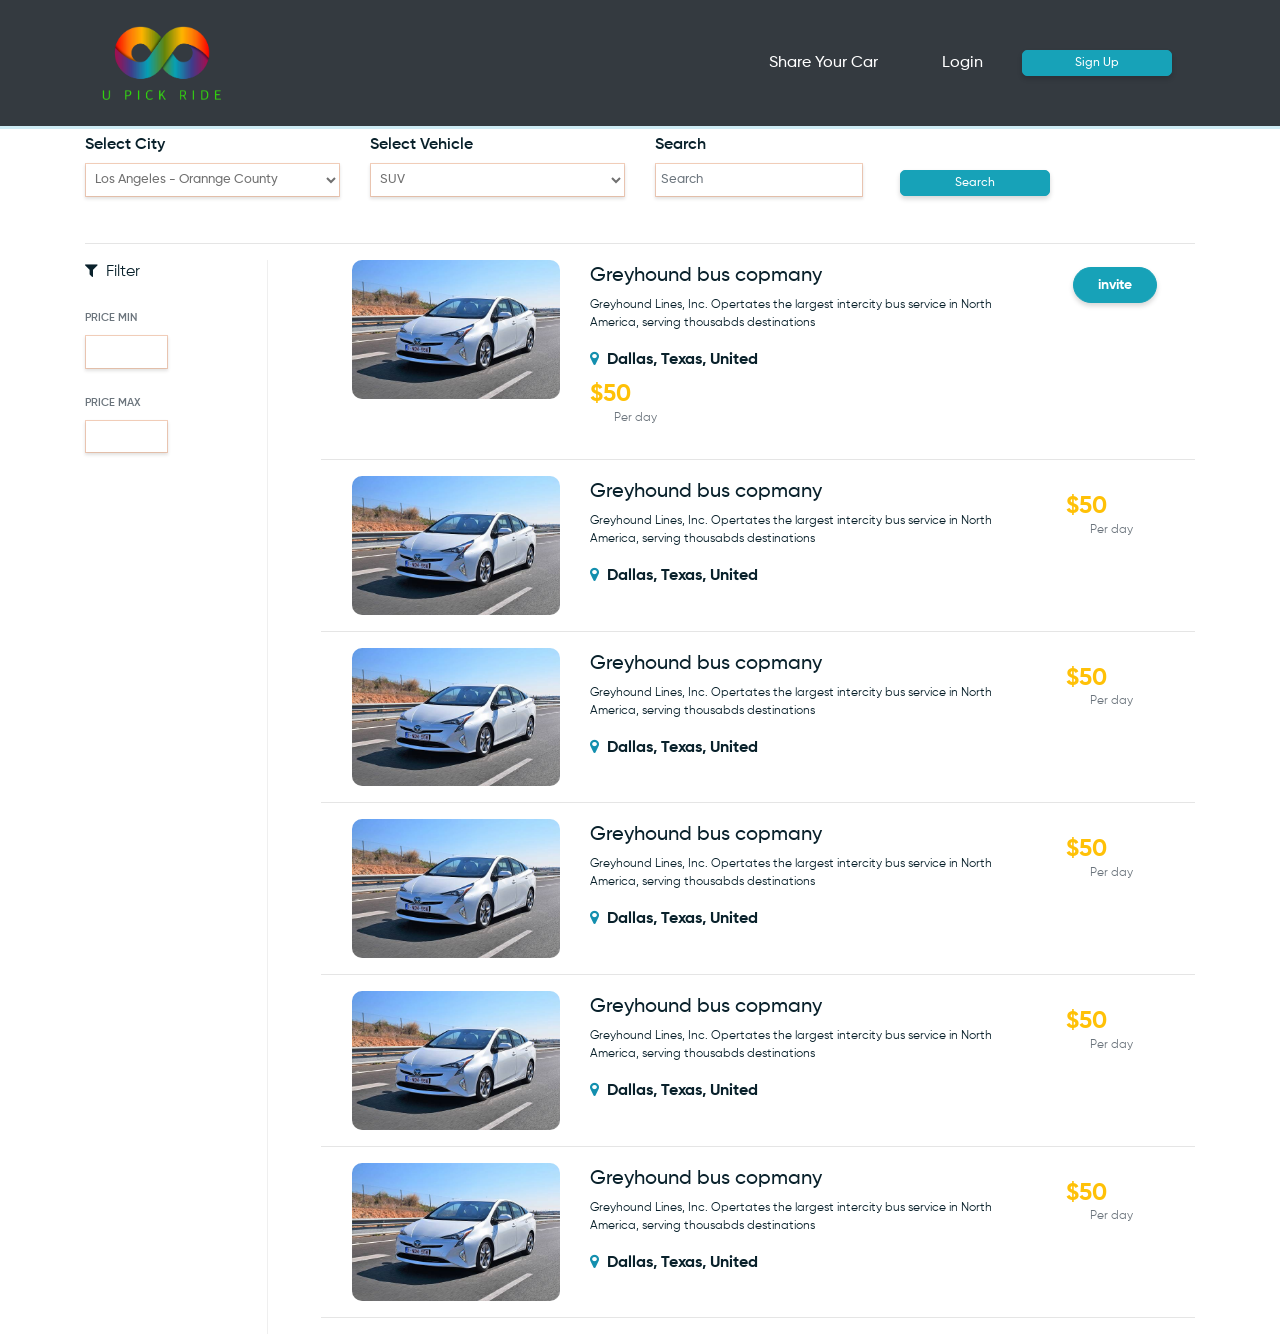
<file: list-of-car.html>
<!DOCTYPE html>
<html lang="en">
<head>
    <meta charset="UTF-8">
    <title>List Of Car</title>
    <meta http-equiv="X-UA-Compatible" content="IE=edge"/>
    <meta name="viewport" content="width=device-width, initial-scale=1"/>
    <link rel="stylesheet" href="assets/css/bootstrap.min.css"/>
    <link rel="stylesheet" href="https://maxcdn.bootstrapcdn.com/font-awesome/4.4.0/css/font-awesome.min.css">
    <link rel="stylesheet" href="assets/css/main.css">
</head>
<body>
<div class="wrapper">
     <header  class="text-white bg-dark">
        <div class="container">
            <nav class="navbar navbar-expand-lg mainNavbar ">
                <a class="navbar-brand" href="index.html">
                    <img srcset="assets/images/Logo.svg" src="assets/images/Logo.png" width="120" height="100" class="">
                </a>
                <button class="navbar-toggler" type="button" data-toggle="collapse" data-target="#collapseNavBar"
                        aria-controls="navbarSupportedContent" aria-expanded="false" aria-label="Toggle navigation">
                    <span class="navbar-toggler-icon"></span>
                </button>
                <div class="collapse navbar-collapse" id="collapseNavBar">
                    <ul class="navbar-nav ml-auto mt-2 mt-lg-0">
                        <li class="nav-item">
                            <a class="nav-link" href="index.html">Share Your Car</a>
                        </li>
                        <li class="nav-item">
                            <a class="nav-link" href="login.html"> Login</a>
                        </li>
                        <li class="nav-item">
                           <a href="signup.html"> <button class="btn commonBtn btn-info">Sign Up</button></a>
                        </li>
                    </ul>
                </div>
            </nav>
        </div>
    </header>
    <section class="list-of-car">
        <div class="container">
           <form>
                <div class="row">
                    <div class="col-md-3 mt-1">
                        <div class="form-group">
                            <label>Select City</label>
                            <select class="form-control" name="">
                                <option>Los Angeles - Orannge County</option>
                                <option>Inland Empire - San Diego</option>
                                <option>Palm Springs</option>
                                
                            </select>
                        </div>
                    </div>
                    <div class="col-md-3 mt-1">
                        <div class="form-group">
                            <label>Select Vehicle</label>
                            <select class="form-control" name="">
                                <option>SUV</option>
                                <option>Limo</option>
                                <option>Mini Van</option>
                                <option>Mini Bus</option>
                                <option>Full Size Bus</option>
                            </select>
                        </div>
                    </div>
                    <div class="col-md-3 mt-1">
                        <div class="form-group">
                            <label>Search</label>
                            <div class="row">
                                <form class="form-inline">
                                    <div class="col-md-10">
                                        <input class="form-control mr-sm-2" type="search" placeholder="Search" aria-label="Search">
                                    </div>
                                    <div class="col-md-2">
                                        <button class="btn commonBtn btn-info">Search</button>
                                    </div>
                                </form>
                            </div>
                            
                        </div>
                    </div>
                   
                </div>
            </form>
        </div>
        <div class="container">
        <hr>
            <div class="form-row">
                <div class="col-md-1 mb-3">
                    <i class="fa fa-filter mr-2" aria-hidden="true"></i><span>Filter</span><br>
                    <label class="text-muted mt-4 price">PRICE MIN</label>
                    <input type="text" class="form-control" placeholder="">
                    <label class="text-muted mt-4 price">PRICE MAX</label>
                    <input type="text" class="form-control" placeholder="">
                </div>
                <div class="col-md-10 right ml-auto">
                    <div class="row">
                        <div class="col-md-3 ml-auto">
                            <img srcset="assets/images/luxury-car.jpg" src="assets/images/luxury-car.jpg"height="20" class="img-fluid">
                        </div>
                        <div class="col-md-6 mt-1">
                            <h5>Greyhound bus copmany</h5>
                            <p class="text-small">Greyhound Lines, Inc. Opertates the largest intercity bus service in North<br>America, serving thousabds destinations</p>
                            <i style="color: #138FAE;" class="fa fa-map-marker" aria-hidden="true"></i>
                            <span class="font-weight-bold ml-1">Dallas, Texas, United</span>
                            <h4 class="font-weight-bold mb-0 mt-2">$50</h4>
                            <p class="text-muted text-small ml-4">Per day</p>
                        </div>
                        <div class="col-md-2">
                           <button type="button" class="btn btn-info invite"data-toggle="modal" data-target="#myModal">invite</button>
                           
                        </div>
                    </div>
                    <hr class="ml-5 bottom">
                </div>
                <div class="col-md-10 right ml-auto">
                    <div class="row">
                        <div class="col-md-3 ml-auto">
                            <img srcset="assets/images/luxury-car.jpg" src="assets/images/luxury-car.jpg"height="20" class="img-fluid">
                        </div>
                        <div class="col-md-6 mt-1">
                            <h5>Greyhound bus copmany</h5>
                            <p class="text-small">Greyhound Lines, Inc. Opertates the largest intercity bus service in North<br>America, serving thousabds destinations</p>
                            <i style="color: #138FAE;" class="fa fa-map-marker" aria-hidden="true"></i>
                            <span class="font-weight-bold ml-1">Dallas, Texas, United</span>
                        </div>
                        <div class="col-md-2 mt-3">
                            <h4 class="font-weight-bold mb-0">$50</h4>
                            <p class="text-muted text-small ml-4">Per day</p>

                        </div>
                    </div>
                    <hr class="ml-5 bottom">
                </div>
                <div class="col-md-10 right ml-auto">
                    <div class="row">
                        <div class="col-md-3 ml-auto">
                            <img srcset="assets/images/luxury-car.jpg" src="assets/images/luxury-car.jpg"height="20" class="img-fluid">
                        </div>
                        <div class="col-md-6 mt-1">
                            <h5>Greyhound bus copmany</h5>
                            <p class="text-small">Greyhound Lines, Inc. Opertates the largest intercity bus service in North<br>America, serving thousabds destinations</p>
                            <i style="color: #138FAE;" class="fa fa-map-marker" aria-hidden="true"></i>
                            <span class="font-weight-bold ml-1">Dallas, Texas, United</span>
                        </div>
                        <div class="col-md-2 mt-3">
                            <h4 class="font-weight-bold mb-0">$50</h4>
                            <p class="text-muted text-small ml-4">Per day</p>

                        </div>
                    </div>
                    <hr class="ml-5 bottom">
                </div>
                <div class="col-md-10 right ml-auto">
                    <div class="row">
                        <div class="col-md-3 ml-auto">
                            <img srcset="assets/images/luxury-car.jpg" src="assets/images/luxury-car.jpg"height="20" class="img-fluid">
                        </div>
                        <div class="col-md-6 mt-1">
                            <h5>Greyhound bus copmany</h5>
                            <p class="text-small">Greyhound Lines, Inc. Opertates the largest intercity bus service in North<br>America, serving thousabds destinations</p>
                            <i style="color: #138FAE;" class="fa fa-map-marker" aria-hidden="true"></i>
                            <span class="font-weight-bold ml-1">Dallas, Texas, United</span>
                        </div>
                        <div class="col-md-2 mt-3">
                            <h4 class="font-weight-bold mb-0">$50</h4>
                            <p class="text-muted text-small ml-4">Per day</p>

                        </div>
                    </div>
                    <hr class="ml-5 bottom">
                </div>
                <div class="col-md-10 right ml-auto">
                    <div class="row">
                        <div class="col-md-3 ml-auto">
                            <img srcset="assets/images/luxury-car.jpg" src="assets/images/luxury-car.jpg"height="20" class="img-fluid">
                        </div>
                        <div class="col-md-6 mt-1">
                            <h5>Greyhound bus copmany</h5>
                            <p class="text-small">Greyhound Lines, Inc. Opertates the largest intercity bus service in North<br>America, serving thousabds destinations</p>
                            <i style="color: #138FAE;" class="fa fa-map-marker" aria-hidden="true"></i>
                            <span class="font-weight-bold ml-1">Dallas, Texas, United</span>
                        </div>
                        <div class="col-md-2 mt-3">
                            <h4 class="font-weight-bold mb-0">$50</h4>
                            <p class="text-muted text-small ml-4">Per day</p>

                        </div>
                    </div>
                    <hr class="ml-5 bottom">
                </div>
                <div class="col-md-10 right ml-auto">
                    <div class="row">
                        <div class="col-md-3 ml-auto">
                            <img srcset="assets/images/luxury-car.jpg" src="assets/images/luxury-car.jpg"height="20" class="img-fluid">
                        </div>
                        <div class="col-md-6 mt-1">
                            <h5>Greyhound bus copmany</h5>
                            <p class="text-small">Greyhound Lines, Inc. Opertates the largest intercity bus service in North<br>America, serving thousabds destinations</p>
                            <i style="color: #138FAE;" class="fa fa-map-marker" aria-hidden="true"></i>
                            <span class="font-weight-bold ml-1">Dallas, Texas, United</span>
                        </div>
                        <div class="col-md-2 mt-3">
                            <h4 class="font-weight-bold mb-0">$50</h4>
                            <p class="text-muted text-small ml-4">Per day</p>

                        </div>
                    </div>
                    <hr class="ml-5 bottom">
                </div>
            </div>
        </div>
    </section>
</div>
<div class="container">
    <!-- The Modal -->
    <div class="modal" id="myModal">
      <div class="modal-dialog modal-lg">
        <div class="modal-content">
        
          <!-- Modal Header -->
          <div class="modal-header">
            <h4 class="modal-title font-weight-bold">Invite to Join</h4>
            <button type="button" class="close" data-dismiss="modal">&times;</button>
          </div>
          
          <!-- Modal body -->
          <div class="modal-body">
            <div class="row">
                <div class="col-md-3 ml-auto">
                    <img srcset="assets/images/luxury-car.jpg" src="assets/images/luxury-car.jpg"height="20" class="img-fluid rounded-circle">
                </div>
                <div class="col-md-9">
                    <h6 class="text-success font-weight-bold">VUS</h6>
                    <p class="text-small">Greyhound Lines, Inc. Opertates the largest intercity bus service in North America, serving thousabds destinations</p>
                    <i style="color: #138FAE;" class="fa fa-map-marker" aria-hidden="true"></i>
                    <span class="font-weight-bold ml-1">Dallas, Texas, United</span>
                    <h5 class="font-weight-bold mb-0 text-success">$50</h5>
                    <p class="text-muted mx-4">Per day</p>
                </div> 
            </div>
            <div class="col-12">
                <div class="form-group">
                    <label for="exampleFormControlTextarea1">Message</label>
                    <textarea class="form-control" id="message" placeholder="Write message"></textarea>
                </div>
                <a href="#"><p class="text-success font-weight-bold" >Revert to a default message</p></a>
            </div>
        </div>
          <!--- Modal footer -->
          <div class="modal-footer">
            <button type="submit" class="btn btn-info invite"data-toggle="modal" data-target="#myModal1">Send Invitation</button>
           <!----<button type="button" class="btn btn-danger" data-dismiss="modal">Close</button>-->
          </div>
        </div>
      </div>
    </div>
</div>
<!-- Nested Model For Thanks Joing Messeage Model-->
<div class="container">
    <!-- The Modal -->
    <div class="modal fade" id="myModal1">
      <div class="modal-dialog modal-sm modal-dialog-centered">
        <div class="modal-content">
        
          <!-- Modal Header -->
          <div class="modal-header">
            <h4 class="modal-title"></h4>
            <button type="button" class="close" data-dismiss="modal">&times;</button>
          </div>
          
          <!-- Modal body -->
          <div class="modal-body">
         Thanks For Joining the Our Vehicle
          </div>
          <!-- Modal footer -->
          <div class="modal-footer">
          <button type="button" class="btn btn-danger" data-dismiss="modal">Close</button>
          </div>
        </div>
      </div>
    </div>
    
</div>
<script src="assets/js/jquery-3.5.1.min.js"></script>
<script src="https://cdn.jsdelivr.net/npm/jquery@3.6.0/dist/jquery.slim.min.js"></script>
<script src="https://cdn.jsdelivr.net/npm/popper.js@1.16.1/dist/umd/popper.min.js"></script>
<script src="https://cdn.jsdelivr.net/npm/bootstrap@4.6.1/dist/js/bootstrap.bundle.min.js"></script>

</body>
</html>
</file>
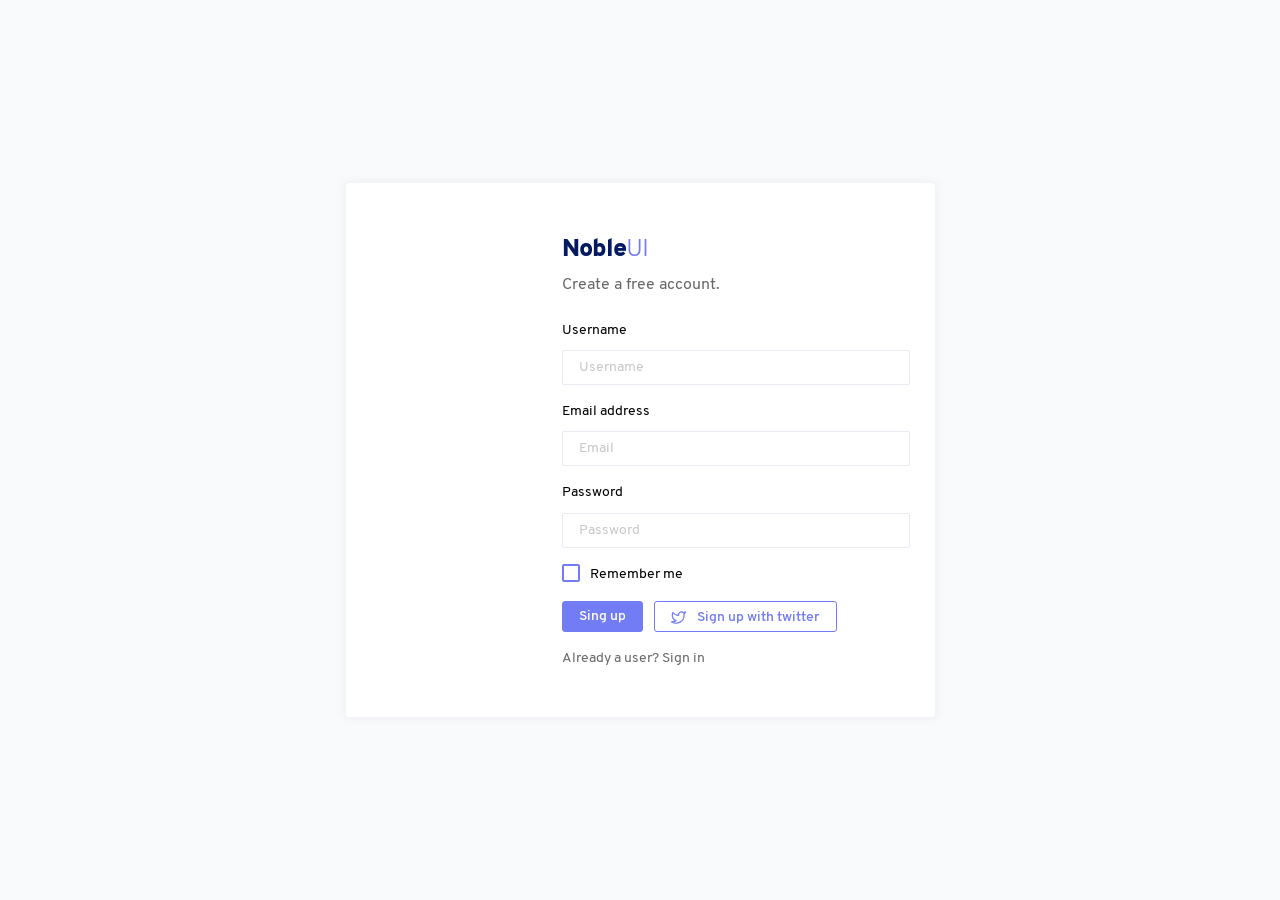
<file: register.html>
<!DOCTYPE html>
<html lang="en">
<head>
	<meta charset="UTF-8">
	<meta name="viewport" content="width=device-width, initial-scale=1.0">
	<meta http-equiv="X-UA-Compatible" content="ie=edge">
	<title>NobleUI Responsive Bootstrap 4 Dashboard Template</title>
	<!-- core:css -->
	<link rel="stylesheet" href="../../../assets/vendors/core/core.css">
	<!-- endinject -->
  <!-- plugin css for this page -->
	<!-- end plugin css for this page -->
	<!-- inject:css -->
	<link rel="stylesheet" href="../../../assets/fonts/feather-font/css/iconfont.css">
	<link rel="stylesheet" href="../../../assets/vendors/flag-icon-css/css/flag-icon.min.css">
	<!-- endinject -->
  <!-- Layout styles -->  
	<link rel="stylesheet" href="../../../assets/css/demo_1/style.css">
  <!-- End layout styles -->
  <link rel="shortcut icon" href="../../../assets/images/favicon.png" />
</head>
<body>
	<div class="main-wrapper">
		<div class="page-wrapper full-page">
			<div class="page-content d-flex align-items-center justify-content-center">

				<div class="row w-100 mx-0 auth-page">
					<div class="col-md-8 col-xl-6 mx-auto">
						<div class="card">
							<div class="row">
                <div class="col-md-4 pr-md-0">
                  <div class="auth-left-wrapper">

                  </div>
                </div>
                <div class="col-md-8 pl-md-0">
                  <div class="auth-form-wrapper px-4 py-5">
                    <a href="#" class="noble-ui-logo d-block mb-2">Noble<span>UI</span></a>
                    <h5 class="text-muted font-weight-normal mb-4">Create a free account.</h5>
                    <form class="forms-sample">
                      <div class="form-group">
                        <label for="exampleInputUsername1">Username</label>
                        <input type="text" class="form-control" id="exampleInputUsername1" autocomplete="Username" placeholder="Username">
                      </div>
                      <div class="form-group">
                        <label for="exampleInputEmail1">Email address</label>
                        <input type="email" class="form-control" id="exampleInputEmail1" placeholder="Email">
                      </div>
                      <div class="form-group">
                        <label for="exampleInputPassword1">Password</label>
                        <input type="password" class="form-control" id="exampleInputPassword1" autocomplete="current-password" placeholder="Password">
                      </div>
                      <div class="form-check form-check-flat form-check-primary">
                        <label class="form-check-label">
                          <input type="checkbox" class="form-check-input">
                          Remember me
                        </label>
                      </div>
                      <div class="mt-3">
                        <a href="../../dashboard-one.html" class="btn btn-primary text-white mr-2 mb-2 mb-md-0">Sing up</a>
                        <button type="button" class="btn btn-outline-primary btn-icon-text mb-2 mb-md-0">
                          <i class="btn-icon-prepend" data-feather="twitter"></i>
                          Sign up with twitter
                        </button>
                      </div>
                      <a href="login.html" class="d-block mt-3 text-muted">Already a user? Sign in</a>
                    </form>
                  </div>
                </div>
              </div>
						</div>
					</div>
				</div>

			</div>
		</div>
	</div>

	<!-- core:js -->
	<script src="../../../assets/vendors/core/core.js"></script>
	<!-- endinject -->
  <!-- plugin js for this page -->
	<!-- end plugin js for this page -->
	<!-- inject:js -->
	<script src="../../../assets/vendors/feather-icons/feather.min.js"></script>
	<script src="../../../assets/js/template.js"></script>
	<!-- endinject -->
  <!-- custom js for this page -->
	<!-- end custom js for this page -->
</body>
</html>
</file>
<file: assets/fonts/feather-font/examples/index.css>
* {
  margin: 0;
  padding: 0;
  list-style: none;
}

body, h1, h2, h3, h4, h5, h6, hr, p, blockquote,
dl, dt, dd, ul, ol, li, pre,
form, fieldset, legend, button, input, textarea,
th, td {
  margin: 0;
  padding: 0;
}

body,
button, input, select, textarea {
  font: 12px/1.5 tahoma, arial, \5b8b\4f53, sans-serif;
}
h1, h2, h3, h4, h5, h6 { 
  font-size: 100%;
}
address, cite, dfn, em, var {
  font-style: normal;
}
code, kbd, pre, samp {
  font-family: courier new, courier, monospace;
}
small {
  font-size: 12px;
}

ul, ol {
  list-style: none;
}

a { 
  text-decoration: none;
}
a:hover {
  text-decoration: underline;
}

legend {
  color: #000;
}
fieldset, img {
  border: 0;
}
button, input, select, textarea {
  font-size: 100%;
}

table {
  border-collapse: collapse; border-spacing: 0;
}

.ks-clear:after, .clear:after {
  content: '\20';
  display: block;
  height: 0;
  clear: both;
}
.ks-clear, .clear {
  *zoom: 1;
}

.main {
  padding: 30px 100px;
  width: 1000px;
  margin: 0 auto;
}
.main h1 {
  font-size: 36px;
  color: #333;
  text-align: left;
  margin-bottom: 30px;
  /* border-bottom: 1px solid #eee; */
}

.helps {
  margin-top:40px;
}
.helps pre {
  padding: 20px;
  margin: 10px 0;
  border: solid 1px #e7e1cd;
  background-color: #fffdef;
  overflow: auto;
}

.icon_lists {
  width: 100% !important;
}

.icon_lists li {
  float: left;
  width: 100px;
  height: 180px;
  text-align: center;
  list-style: none !important;
}
.icon_lists .icon {
  font-size: 42px;
  line-height: 100px;
  margin: 10px 0;
  color: #333;
  -webkit-transition: font-size 0.25s ease-out 0s;
  -moz-transition: font-size 0.25s ease-out 0s;
  transition: font-size 0.25s ease-out 0s;
}
.icon_lists .icon:hover {
  font-size: 100px;
}

.markdown {
  color: #666;
  font-size: 14px;
  line-height: 1.8;
}

.highlight {
  line-height: 1.5;
}

.markdown img {
  vertical-align: middle;
  max-width: 100%;
}

.markdown h1 {
  color: #404040;
  font-weight: 500;
  line-height: 40px;
  margin-bottom: 24px;
}

.markdown h2,
.markdown h3,
.markdown h4,
.markdown h5,
.markdown h6 {
  color: #404040;
  margin: 1.6em 0 0.6em 0;
  font-weight: 500;
  clear: both;
}

.markdown h1 {
  font-size: 28px;
}

.markdown h2 {
  font-size: 22px;
}

.markdown h3 {
  font-size: 16px;
}

.markdown h4 {
  font-size: 14px;
}

.markdown h5 {
  font-size: 12px;
}

.markdown h6 {
  font-size: 12px;
}

.markdown hr {
  height: 1px;
  border: 0;
  background: #e9e9e9;
  margin: 16px 0;
  clear: both;
}

.markdown p,
.markdown pre {
  margin: 1em 0;
}

.markdown > p,
.markdown > blockquote,
.markdown > .highlight,
.markdown > ol,
.markdown > ul {
  width: 80%;
}

.markdown ul > li {
  list-style: circle;
}

.markdown > ul li,
.markdown blockquote ul > li {
  margin-left: 20px;
  padding-left: 4px;
}

.markdown > ul li p,
.markdown > ol li p {
  margin: 0.6em 0;
}

.markdown ol > li {
  list-style: decimal;
}

.markdown > ol li,
.markdown blockquote ol > li {
  margin-left: 20px;
  padding-left: 4px;
}

.markdown code {
  margin: 0 3px;
  padding: 0 5px;
  background: #eee;
  border-radius: 3px;
}

.markdown pre {
  border-radius: 6px;
  background: #f7f7f7;
  padding: 20px;
}

.markdown pre code {
  border: none;
  background: #f7f7f7;
  margin: 0;
}

.markdown strong,
.markdown b {
  font-weight: 600;
}

.markdown > table {
  border-collapse: collapse;
  border-spacing: 0px;
  empty-cells: show;
  border: 1px solid #e9e9e9;
  width: 95%;
  margin-bottom: 24px;
}

.markdown > table th {
  white-space: nowrap;
  color: #333;
  font-weight: 600;

}

.markdown > table th,
.markdown > table td {
  border: 1px solid #e9e9e9;
  padding: 8px 16px;
  text-align: left;
}

.markdown > table th {
  background: #F7F7F7;
}

.markdown blockquote {
  font-size: 90%;
  color: #999;
  border-left: 4px solid #e9e9e9;
  padding-left: 0.8em;
  margin: 1em 0;
  font-style: italic;
}

.markdown blockquote p {
  margin: 0;
}

.markdown .anchor {
  opacity: 0;
  transition: opacity 0.3s ease;
  margin-left: 8px;
}

.markdown .waiting {
  color: #ccc;
}

.markdown h1:hover .anchor,
.markdown h2:hover .anchor,
.markdown h3:hover .anchor,
.markdown h4:hover .anchor,
.markdown h5:hover .anchor,
.markdown h6:hover .anchor {
  opacity: 1;
  display: inline-block;
}

.markdown > br,
.markdown > p > br {
  clear: both;
}


.hljs {
  display: block;
  background: white;
  padding: 0.5em;
  color: #333333;
  overflow-x: auto;
}

.hljs-comment,
.hljs-meta {
  color: #969896;
}

.hljs-string,
.hljs-variable,
.hljs-template-variable,
.hljs-strong,
.hljs-emphasis,
.hljs-quote {
  color: #df5000;
}

.hljs-keyword,
.hljs-selector-tag,
.hljs-type {
  color: #a71d5d;
}

.hljs-literal,
.hljs-symbol,
.hljs-bullet,
.hljs-attribute {
  color: #0086b3;
}

.hljs-section,
.hljs-name {
  color: #63a35c;
}

.hljs-tag {
  color: #333333;
}

.hljs-title,
.hljs-attr,
.hljs-selector-id,
.hljs-selector-class,
.hljs-selector-attr,
.hljs-selector-pseudo {
  color: #795da3;
}

.hljs-addition {
  color: #55a532;
  background-color: #eaffea;
}

.hljs-deletion {
  color: #bd2c00;
  background-color: #ffecec;
}

.hljs-link {
  text-decoration: underline;
}

pre {
  background: #fff;
}
</file>
<file: assets/fonts/feather-font/css/iconfont.css>
@font-face {
  font-family: "feather";
  src: url('../fonts/feather.eot?t=1525787366991'); /* IE9*/
  src: url('../fonts/feather.eot?t=1525787366991#iefix') format('embedded-opentype'), /* IE6-IE8 */
  url('../fonts/feather.woff?t=1525787366991') format('woff'), /* chrome, firefox */
  url('../fonts/feather.ttf?t=1525787366991') format('truetype'), /* chrome, firefox, opera, Safari, Android, iOS 4.2+*/
  url('../fonts/feather.svg?t=1525787366991#feather') format('svg'); /* iOS 4.1- */
}

.feather {
  /* use !important to prevent issues with browser extensions that change fonts */
  font-family: 'feather' !important;
  speak: none;
  font-style: normal;
  font-weight: normal;
  font-variant: normal;
  text-transform: none;
  line-height: 1;

  /* Better Font Rendering =========== */
  -webkit-font-smoothing: antialiased;
  -moz-osx-font-smoothing: grayscale;
}

.icon-alert-octagon:before { content: "\e81b"; }

.icon-alert-circle:before { content: "\e81c"; }

.icon-activity:before { content: "\e81d"; }

.icon-alert-triangle:before { content: "\e81e"; }

.icon-align-center:before { content: "\e81f"; }

.icon-airplay:before { content: "\e820"; }

.icon-align-justify:before { content: "\e821"; }

.icon-align-left:before { content: "\e822"; }

.icon-align-right:before { content: "\e823"; }

.icon-arrow-down-left:before { content: "\e824"; }

.icon-arrow-down-right:before { content: "\e825"; }

.icon-anchor:before { content: "\e826"; }

.icon-aperture:before { content: "\e827"; }

.icon-arrow-left:before { content: "\e828"; }

.icon-arrow-right:before { content: "\e829"; }

.icon-arrow-down:before { content: "\e82a"; }

.icon-arrow-up-left:before { content: "\e82b"; }

.icon-arrow-up-right:before { content: "\e82c"; }

.icon-arrow-up:before { content: "\e82d"; }

.icon-award:before { content: "\e82e"; }

.icon-bar-chart:before { content: "\e82f"; }

.icon-at-sign:before { content: "\e830"; }

.icon-bar-chart-2:before { content: "\e831"; }

.icon-battery-charging:before { content: "\e832"; }

.icon-bell-off:before { content: "\e833"; }

.icon-battery:before { content: "\e834"; }

.icon-bluetooth:before { content: "\e835"; }

.icon-bell:before { content: "\e836"; }

.icon-book:before { content: "\e837"; }

.icon-briefcase:before { content: "\e838"; }

.icon-camera-off:before { content: "\e839"; }

.icon-calendar:before { content: "\e83a"; }

.icon-bookmark:before { content: "\e83b"; }

.icon-box:before { content: "\e83c"; }

.icon-camera:before { content: "\e83d"; }

.icon-check-circle:before { content: "\e83e"; }

.icon-check:before { content: "\e83f"; }

.icon-check-square:before { content: "\e840"; }

.icon-cast:before { content: "\e841"; }

.icon-chevron-down:before { content: "\e842"; }

.icon-chevron-left:before { content: "\e843"; }

.icon-chevron-right:before { content: "\e844"; }

.icon-chevron-up:before { content: "\e845"; }

.icon-chevrons-down:before { content: "\e846"; }

.icon-chevrons-right:before { content: "\e847"; }

.icon-chevrons-up:before { content: "\e848"; }

.icon-chevrons-left:before { content: "\e849"; }

.icon-circle:before { content: "\e84a"; }

.icon-clipboard:before { content: "\e84b"; }

.icon-chrome:before { content: "\e84c"; }

.icon-clock:before { content: "\e84d"; }

.icon-cloud-lightning:before { content: "\e84e"; }

.icon-cloud-drizzle:before { content: "\e84f"; }

.icon-cloud-rain:before { content: "\e850"; }

.icon-cloud-off:before { content: "\e851"; }

.icon-codepen:before { content: "\e852"; }

.icon-cloud-snow:before { content: "\e853"; }

.icon-compass:before { content: "\e854"; }

.icon-copy:before { content: "\e855"; }

.icon-corner-down-right:before { content: "\e856"; }

.icon-corner-down-left:before { content: "\e857"; }

.icon-corner-left-down:before { content: "\e858"; }

.icon-corner-left-up:before { content: "\e859"; }

.icon-corner-up-left:before { content: "\e85a"; }

.icon-corner-up-right:before { content: "\e85b"; }

.icon-corner-right-down:before { content: "\e85c"; }

.icon-corner-right-up:before { content: "\e85d"; }

.icon-cpu:before { content: "\e85e"; }

.icon-credit-card:before { content: "\e85f"; }

.icon-crosshair:before { content: "\e860"; }

.icon-disc:before { content: "\e861"; }

.icon-delete:before { content: "\e862"; }

.icon-download-cloud:before { content: "\e863"; }

.icon-download:before { content: "\e864"; }

.icon-droplet:before { content: "\e865"; }

.icon-edit-2:before { content: "\e866"; }

.icon-edit:before { content: "\e867"; }

.icon-edit-1:before { content: "\e868"; }

.icon-external-link:before { content: "\e869"; }

.icon-eye:before { content: "\e86a"; }

.icon-feather:before { content: "\e86b"; }

.icon-facebook:before { content: "\e86c"; }

.icon-file-minus:before { content: "\e86d"; }

.icon-eye-off:before { content: "\e86e"; }

.icon-fast-forward:before { content: "\e86f"; }

.icon-file-text:before { content: "\e870"; }

.icon-film:before { content: "\e871"; }

.icon-file:before { content: "\e872"; }

.icon-file-plus:before { content: "\e873"; }

.icon-folder:before { content: "\e874"; }

.icon-filter:before { content: "\e875"; }

.icon-flag:before { content: "\e876"; }

.icon-globe:before { content: "\e877"; }

.icon-grid:before { content: "\e878"; }

.icon-heart:before { content: "\e879"; }

.icon-home:before { content: "\e87a"; }

.icon-github:before { content: "\e87b"; }

.icon-image:before { content: "\e87c"; }

.icon-inbox:before { content: "\e87d"; }

.icon-layers:before { content: "\e87e"; }

.icon-info:before { content: "\e87f"; }

.icon-instagram:before { content: "\e880"; }

.icon-layout:before { content: "\e881"; }

.icon-link-2:before { content: "\e882"; }

.icon-life-buoy:before { content: "\e883"; }

.icon-link:before { content: "\e884"; }

.icon-log-in:before { content: "\e885"; }

.icon-list:before { content: "\e886"; }

.icon-lock:before { content: "\e887"; }

.icon-log-out:before { content: "\e888"; }

.icon-loader:before { content: "\e889"; }

.icon-mail:before { content: "\e88a"; }

.icon-maximize-2:before { content: "\e88b"; }

.icon-map:before { content: "\e88c"; }

.icon-map-pin:before { content: "\e88e"; }

.icon-menu:before { content: "\e88f"; }

.icon-message-circle:before { content: "\e890"; }

.icon-message-square:before { content: "\e891"; }

.icon-minimize-2:before { content: "\e892"; }

.icon-mic-off:before { content: "\e893"; }

.icon-minus-circle:before { content: "\e894"; }

.icon-mic:before { content: "\e895"; }

.icon-minus-square:before { content: "\e896"; }

.icon-minus:before { content: "\e897"; }

.icon-moon:before { content: "\e898"; }

.icon-monitor:before { content: "\e899"; }

.icon-more-vertical:before { content: "\e89a"; }

.icon-more-horizontal:before { content: "\e89b"; }

.icon-move:before { content: "\e89c"; }

.icon-music:before { content: "\e89d"; }

.icon-navigation-2:before { content: "\e89e"; }

.icon-navigation:before { content: "\e89f"; }

.icon-octagon:before { content: "\e8a0"; }

.icon-package:before { content: "\e8a1"; }

.icon-pause-circle:before { content: "\e8a2"; }

.icon-pause:before { content: "\e8a3"; }

.icon-percent:before { content: "\e8a4"; }

.icon-phone-call:before { content: "\e8a5"; }

.icon-phone-forwarded:before { content: "\e8a6"; }

.icon-phone-missed:before { content: "\e8a7"; }

.icon-phone-off:before { content: "\e8a8"; }

.icon-phone-incoming:before { content: "\e8a9"; }

.icon-phone:before { content: "\e8aa"; }

.icon-phone-outgoing:before { content: "\e8ab"; }

.icon-pie-chart:before { content: "\e8ac"; }

.icon-play-circle:before { content: "\e8ad"; }

.icon-play:before { content: "\e8ae"; }

.icon-plus-square:before { content: "\e8af"; }

.icon-plus-circle:before { content: "\e8b0"; }

.icon-plus:before { content: "\e8b1"; }

.icon-pocket:before { content: "\e8b2"; }

.icon-printer:before { content: "\e8b3"; }

.icon-power:before { content: "\e8b4"; }

.icon-radio:before { content: "\e8b5"; }

.icon-repeat:before { content: "\e8b6"; }

.icon-refresh-ccw:before { content: "\e8b7"; }

.icon-rewind:before { content: "\e8b8"; }

.icon-rotate-ccw:before { content: "\e8b9"; }

.icon-refresh-cw:before { content: "\e8ba"; }

.icon-rotate-cw:before { content: "\e8bb"; }

.icon-save:before { content: "\e8bc"; }

.icon-search:before { content: "\e8bd"; }

.icon-server:before { content: "\e8be"; }

.icon-scissors:before { content: "\e8bf"; }

.icon-share-2:before { content: "\e8c0"; }

.icon-share:before { content: "\e8c1"; }

.icon-shield:before { content: "\e8c2"; }

.icon-settings:before { content: "\e8c3"; }

.icon-skip-back:before { content: "\e8c4"; }

.icon-shuffle:before { content: "\e8c5"; }

.icon-sidebar:before { content: "\e8c6"; }

.icon-skip-forward:before { content: "\e8c7"; }

.icon-slack:before { content: "\e8c8"; }

.icon-slash:before { content: "\e8c9"; }

.icon-smartphone:before { content: "\e8ca"; }

.icon-square:before { content: "\e8cb"; }

.icon-speaker:before { content: "\e8cc"; }

.icon-star:before { content: "\e8cd"; }

.icon-stop-circle:before { content: "\e8ce"; }

.icon-sun:before { content: "\e8cf"; }

.icon-sunrise:before { content: "\e8d0"; }

.icon-tablet:before { content: "\e8d1"; }

.icon-tag:before { content: "\e8d2"; }

.icon-sunset:before { content: "\e8d3"; }

.icon-target:before { content: "\e8d4"; }

.icon-thermometer:before { content: "\e8d5"; }

.icon-thumbs-up:before { content: "\e8d6"; }

.icon-thumbs-down:before { content: "\e8d7"; }

.icon-toggle-left:before { content: "\e8d8"; }

.icon-toggle-right:before { content: "\e8d9"; }

.icon-trash-2:before { content: "\e8da"; }

.icon-trash:before { content: "\e8db"; }

.icon-trending-up:before { content: "\e8dc"; }

.icon-trending-down:before { content: "\e8dd"; }

.icon-triangle:before { content: "\e8de"; }

.icon-type:before { content: "\e8df"; }

.icon-twitter:before { content: "\e8e0"; }

.icon-upload:before { content: "\e8e1"; }

.icon-umbrella:before { content: "\e8e2"; }

.icon-upload-cloud:before { content: "\e8e3"; }

.icon-unlock:before { content: "\e8e4"; }

.icon-user-check:before { content: "\e8e5"; }

.icon-user-minus:before { content: "\e8e6"; }

.icon-user-plus:before { content: "\e8e7"; }

.icon-user-x:before { content: "\e8e8"; }

.icon-user:before { content: "\e8e9"; }

.icon-users:before { content: "\e8ea"; }

.icon-video-off:before { content: "\e8eb"; }

.icon-video:before { content: "\e8ec"; }

.icon-voicemail:before { content: "\e8ed"; }

.icon-volume-x:before { content: "\e8ee"; }

.icon-volume-2:before { content: "\e8ef"; }

.icon-volume-1:before { content: "\e8f0"; }

.icon-volume:before { content: "\e8f1"; }

.icon-watch:before { content: "\e8f2"; }

.icon-wifi:before { content: "\e8f3"; }

.icon-x-square:before { content: "\e8f4"; }

.icon-wind:before { content: "\e8f5"; }

.icon-x:before { content: "\e8f6"; }

.icon-x-circle:before { content: "\e8f7"; }

.icon-zap:before { content: "\e8f8"; }

.icon-zoom-in:before { content: "\e8f9"; }

.icon-zoom-out:before { content: "\e8fa"; }

.icon-command:before { content: "\e8fb"; }

.icon-cloud:before { content: "\e8fc"; }

.icon-hash:before { content: "\e8fd"; }

.icon-headphones:before { content: "\e8fe"; }

.icon-underline:before { content: "\e8ff"; }

.icon-italic:before { content: "\e900"; }

.icon-bold:before { content: "\e901"; }

.icon-crop:before { content: "\e902"; }

.icon-help-circle:before { content: "\e903"; }

.icon-paperclip:before { content: "\e904"; }

.icon-shopping-cart:before { content: "\e905"; }

.icon-tv:before { content: "\e906"; }

.icon-wifi-off:before { content: "\e907"; }

.icon-minimize:before { content: "\e88d"; }

.icon-maximize:before { content: "\e908"; }

.icon-gitlab:before { content: "\e909"; }

.icon-sliders:before { content: "\e90a"; }

.icon-star-on:before { content: "\e90b"; }

.icon-heart-on:before { content: "\e90c"; }

.icon-archive:before { content: "\e90d"; }

.icon-arrow-down-circle:before { content: "\e90e"; }

.icon-arrow-up-circle:before { content: "\e90f"; }

.icon-arrow-left-circle:before { content: "\e910"; }

.icon-arrow-right-circle:before { content: "\e911"; }

.icon-bar-chart-line-:before { content: "\e912"; }

.icon-bar-chart-line:before { content: "\e913"; }

.icon-book-open:before { content: "\e914"; }

.icon-code:before { content: "\e915"; }

.icon-database:before { content: "\e916"; }

.icon-dollar-sign:before { content: "\e917"; }

.icon-folder-plus:before { content: "\e918"; }

.icon-gift:before { content: "\e919"; }

.icon-folder-minus:before { content: "\e91a"; }

.icon-git-commit:before { content: "\e91b"; }

.icon-git-branch:before { content: "\e91c"; }

.icon-git-pull-request:before { content: "\e91d"; }

.icon-git-merge:before { content: "\e91e"; }

.icon-linkedin:before { content: "\e91f"; }

.icon-hard-drive:before { content: "\e920"; }

.icon-more-vertical-:before { content: "\e921"; }

.icon-more-horizontal-:before { content: "\e922"; }

.icon-rss:before { content: "\e923"; }

.icon-send:before { content: "\e924"; }

.icon-shield-off:before { content: "\e925"; }

.icon-shopping-bag:before { content: "\e926"; }

.icon-terminal:before { content: "\e927"; }

.icon-truck:before { content: "\e928"; }

.icon-zap-off:before { content: "\e929"; }

.icon-youtube:before { content: "\e92a"; }
</file>
<file: assets/css/main.css>
@font-face {
    font-family: "Gilroy";
    font-style: normal;
    font-weight: 300;
    font-display: swap;
    src: url("./fonts/Gilroy-Light.ttf") format("truetype");
}
@font-face {
    font-family: "Gilroy";
    font-style: normal;
    font-weight: 400;
    font-display: swap;
    src: url("./fonts/Gilroy-Regular.ttf") format("truetype");
}
@font-face {
    font-family: "Gilroy";
    font-style: normal;
    font-weight: 500;
    font-display: swap;
    src: url("./fonts/Gilroy-Medium.ttf") format("truetype");
}
@font-face {
    font-family: "Gilroy";
    font-style: normal;
    font-weight: 600;
    font-display: swap;
    src: url("./fonts/Gilroy-SemiBold.ttf") format("truetype");
}
@font-face {
    font-family: "Gilroy";
    font-style: normal;
    font-weight: 700;
    font-display: swap;
    src: url("./fonts/Gilroy-Bold.ttf") format("truetype");
}
body {
    font-family: "Gilroy";
    font-size: 16px;
    font-weight: 400;
    line-height: 1.5;
    color: #09212B;
    text-align: left;
    background-color: #fff;
}

a {
    color: #87B90E;
    text-decoration: none;
    background-color: transparent;
}
a:hover {
    color: #09212B;
    text-decoration: none;
}
.btn.focus, .btn:focus {
    outline: 0;
    box-shadow: none;
}

h1, h2, h3, h4, h5, h6,
.h1, .h2, .h3, .h4, .h5, .h6 {
    margin-bottom: 0.5rem;
    font-weight: 500;
    line-height: 1.2;
}

h1, .h1 {
    font-size: 55px;
}

h2, .h2 {
    font-size: 45px;
}

h3, .h3 {
    font-size: 36px;
}

h4, .h4 {
    font-size: 1.5rem;
}

h5, .h5 {
    font-size: 1.25rem;
}

h6, .h6 {
    font-size: 1rem;
}
@media (max-width: 230px) {
    .h2{
        font-size: 15px;
    }
}
@media (max-width: 313px) {
    .h2{
        font-size: 20px;
    }
}

.lead {
    font-size: 36px;
    font-weight: 500;
}

.font-weight-medium {
    font-weight: 500;
}

.font-weight-semiBold {
    font-weight: 600;
}

.text-primary {
    color: #87B90E !important;
}

.wrapper {
    display: flex;
    flex-direction: column;
    min-height: 100vh;
}

main {
    min-height: calc(100vh - 380.8px);
}

.chchcommon-section {
    margin-bottom: 100px;
}

.banner {
  /* padding-bottom: 50px;*/
  background-color: rgb(239, 251, 251);
}

.banner .entre{
    color: #17a2b8;
}
@media (max-width: 414px) {
    .banner{
        text-align: center;
    }
}
@media (max-width: 575px) {
    .banner{
        text-align: center;
    }
}
@media (max-width: 691px) {
    .banner{
        text-align: center;
    }
}
@media (max-width: 767px) {
    .banner{
        text-align: center;
    }
}
.mainNavbar {
    /*padding: 1rem;*/
}

.mainNavbar .nav-link {
    display: block;
    padding: .5rem 1rem;
    font-weight: 500;
    font-size: 16px;
    letter-spacing: 0;
    color: white;
}

.mainNavbar .nav-link:hover, .mainNavbar .nav-item.active .nav-link {
    color: #17a2b8;
}

@media (min-width: 1240px) {
    .mainNavbar.navbar-expand-lg .navbar-nav .nav-link {
        padding-right: 2rem;
        padding-left: 2rem;
    }
}

@media (max-width: 1239px) {
    .mainNavbar.navbar-expand-lg .navbar-nav .nav-link {
        padding-right: .8rem;
        padding-left: .8rem;
    }
}


.repaymentsCard {
    background: #ffffff;
    box-shadow: 0 3px 6px #00000029;
    mix-blend-mode: darken;
    border-radius: 87px;
    width: 600px;
    margin: 0 auto;
    padding: 20px 40px 40px;
}

.repaymentsCard .form-group {
    margin-bottom: 1.5rem;
}

 .commonBtn {
    min-width: 240px;
}

.form-control {
    color: #707070;
    font-size: 13px;
    font-weight: 500;
    border-top: none;
    border-left: none;
    border-right: none;
    border: none;
    border-radius: 5px;
    padding-left: 0;
    /*border-color: rgba(112, 112, 112, 0.5);*/
}
.form-row .search{
    margin-bottom: -150px !important;
    position: absolute;

}
.form-control:focus {
    outline: none;
    box-shadow: none;
}

select.form-control {

}

label {
    font-size: 16px;
    font-weight: 600;
    line-height: 19px;
}

.roundedInput .form-control {
    background: rgba(29, 172, 232, 0.07);
    border-radius: 30px;
    border: none;
    height: 53px;
    padding: 6px 20px;
}

.commonBtn {
    font-size: 12px;
    line-height: 0px;
    font-weight: 500;
    box-shadow: 0 3px 5px #00000029;
    border-radius: 5px;
    padding: 1em .1rem;
    min-width: 150px;
    margin: 7px;
}

.commonBtn.btn-lg {
    min-width: 150px;
    font-size: 14px;
}

.btn-primary {
    color: #fff;
    background-color: #87B90E;
    border-color: #87B90E;
}

.btn-primary:hover, .btn-primary:focus,
.btn-primary:not(:disabled):not(.disabled).active,
.btn-primary:not(:disabled):not(.disabled):active,
.show > .btn-primary.dropdown-toggle {
    color: #87B90E;
    background-color: #ffffff;
    border-color: #87B90E;
}

.btn-primary:not(:disabled):not(.disabled).active:focus, .btn-primary:not(:disabled):not(.disabled):active:focus, .show > .btn-primary.dropdown-toggle:focus,
.btn-secondary:not(:disabled):not(.disabled).active:focus, .btn-secondary:not(:disabled):not(.disabled):active:focus, .show > .btn-secondary.dropdown-toggle:focus {
    box-shadow: none;
}

.btn-secondary {
    color: #fff;
    background-color: #A3DD19;
    border-color: #A3DD19;
}

.btn-secondary:hover, .btn-secondary:focus,
.btn-secondary:not(:disabled):not(.disabled).active,
.btn-secondary:not(:disabled):not(.disabled):active,
.show > .btn-secondary.dropdown-toggle {
    color: #A3DD19;
    background-color: #ffffff;
    border-color: #A3DD19;
}

.btn-blue {
    color: #fff;
    background-color: #2196f3;
    border-color: #2196f3;
}

.btn-blue:hover, .btn-blue:focus {
    color: #2196f3;
    background-color: #ffffff;
    border-color: #2196f3;
}

.peopleSection {
    position: relative;
    margin-bottom: 80px;
}
.peopleSection .commonBtn {
    font-size: 12px;
    line-height: 0px;
    font-weight: 500;
    box-shadow: 0 3px 5px #00000029;
    border-radius: 5px;
    padding: 1em 0.01rem;
    min-width: 130px;
     margin: 0px;
}

.peopleSection-boxes {
    position: absolute;
    width: 100%;
    bottom: 20px;
    left: 0;
    right: 0;
    text-align: center;
}

.peopleSection-boxes .box {
    box-shadow: none;
    border-radius: 0;
    padding: 0px 10px 0px 10px;
    width: 200px;
   border-radius: 7px;
    display: inline-flex;
    flex-direction: column;
    justify-content: space-between;
    align-items: center;
    background: #ffffff;
    /*border: 3px solid #87B90E;*/
}

.peopleSection-boxes .box img {
    margin-bottom: 40px;
}

.peopleSection-boxes .box p {
    margin-bottom: 0;
    font-size: 28px;
    font-weight: 500;
}

.peopleSection-boxes .box:not(:last-child) {
    margin-right: 1rem;
}

.jobSection {
    background-size: cover;
    text-align: center;
    color: #ffffff;
    height: 160px;
    display: inline-flex;
    justify-content: center;
    align-items: flex-start;
    flex-direction: row;
    width: 100%;
    padding: 30px 0 0 0;
    text-transform: capitalize;
   /* margin-top: -100px;*/
}
.jobSectionn h3{
    justify-content: left;
    text-align: left;
    color: white;

}
.peopleSection .drop h6{
    color: white;
    margin-top: -25px;
}
.peopleSection .drop .text-center{
    color: white;
    
}
.peopleSection .drop{
    margin-top: -120px;
}
@media (max-width: 414px) {
.peopleSection .jobSection{
      height: 300px;
     /* margin-top: -100px;*/
    }
.chooseUSSection .border{
    margin: -13px 130px 0px 130px !important;
        
    }
.peopleSection .drop {
    margin-top: -270px;
    }
}
@media (max-width: 575px) {
 .peopleSection .jobSection{
      height: 300px;
      /*margin-top: -100px;*/
    }
.peopleSection .drop {
    margin-top: -270px;
    }
.chooseUSSection .border{
    margin: -13px 130px 0px 130px !important;
        
    }
}
@media (max-width: 767px) {
.peopleSection .jobSection{
      height: 300px;
      /*margin-top: -100px;*/
    }
.chooseUSSection .border{
        margin: -13px 130px 0px 130px !important;
        
    }
.peopleSection .drop {
    margin-top: -270px
    }
}
 .peopleSection .border{
    width: 200px !important;
    background-color: #81BEF7;
    list-style: none;
    margin: -10px 0px 0px 8px;
    padding: 0;
    height: 10px;
    border: none !important;
    /*margin-top: -10px;*/
    text-align: center;
}
 .form-group {
    margin-bottom: 1.5rem;
}
.chooseUSSection {
    text-align: center;
}
.chooseUSSection .border{
    
    background-color: #CEECF5;
    list-style: none;
    margin: -10px 0px 0px 18px;
    padding: 0;
    height: 10px;
    border: none !important;
    /*margin-top: -10px;*/
    text-align: center;
}

.chooseUSSection p {
    font-size: 18px;
    font-weight: 600;
    margin-top: 10px;
}
.chooseUSSection .card-body{
    padding-bottom: 0px !important;
    box-shadow: 0 1px 6px #A9E2F3;
}
.chooseUSSection .car-price{
    font-size: 13px;
    font-weight: 400px;
    color: #FFBF00;
}
.card {
    
    border-radius: 10px;
    font-size: 12px;
    line-height: 15px;
    /*padding: 10px 20px;*/
    margin: 8px;
    text-align: justify;
    min-height: 130px;
    display: inline-flex;
    /*justify-content: center;
    align-items: center;*/
    border: none;

}
.works .card {
    box-shadow: -1px 1px 3px #A9E2F3;
    border-radius: 10px;
    transform: rotate(-30deg);
    font-size: 12px;
    line-height: 15px;
    /*padding: 10px 20px;*/
    margin: 8px;
    text-align: justify;
    min-height: 100px;
    display: inline-flex;
    /*justify-content: center;
    align-items: center;
    background-color: gray;*/
    border: none;

}
.work p{
    line-height: 1px;
}
.work span{
    line-height: 0px;
    font-size: 13px;
    text-align: justify;
    justify-items: left;
    justify-content: start;
    justify-content: flex-start;
}
.card img{
    border-top-left-radius: 10px;
    border-top-right-radius: 10px;
}

.chooseUSSection .btn-light {
    min-width: 100px;
    background-color: #fff;
    border: none;
    color: #17a2b8;
    padding: 15px 30px;
    
}
.chooseUSSection .btn-dark, .repaymentsSection .btn-dark {
    min-width: 60px;
    font-size: 9px;
    border-radius: 30px;
    margin: 0px;
}
 .country{
    background-color: #EFF8FB;
}
.country .border{
    background-color: #CEECF5;
    list-style: none;
    margin: -10px 0px 0px 8px;
    padding: 0;
    height: 10px;
    border: none !important;
    /*margin-top: -10px;*/
    text-align: center;
}
.country p{
    font-weight: 400;
    color: gray;
}
.country .card{
    margin: 2px;

}
.country .card img{
   border-radius: 10px;
}
.country .name-country{
    position: absolute;
    text-align: center;
    color: white;
    
}
.why-choose-us {
    background: #eee;
    padding-top: 30px;
    color: #fff;
    font-size: 12px;
    background-position: -10% center !important;
    background-size: 50% !important;
}
.why-choose-us .content {
    
     font-size: 14px;
    line-height: 20px;
    padding-right: 200px;
   
}
.why-choose-us .content img{
    border-radius: 30px;

}
.why-choose-us  h5{
    line-height: 5px;
}


.compareSection {
    background: #94C95E;
    text-align: center;
    padding: 4px 0;
}

.leader-logo {
    margin-bottom: 15px;
}

.contact-media .content {
    font-size: 12px;
}

.contact-media .commonBtn {
    margin: 15px 0;
}

.customer-item {
    box-shadow: 0 0 6px #00000029;
    border-radius: 23px;
    background-size: cover;
    position: relative;
    width: 100%;
    min-height: 320px;
    margin-bottom: 15px;
}

.customer-desc {
    background-size: cover;
    height: 155px;
    position: absolute;
    bottom: 0;
    left: 0;
    right: 0;
    width: 100%;
    box-shadow: 0 3px 6px #00000029;
    text-align: center;
    font-size: 13px;
    padding: 15px 50px;
    line-height: 17px;
}

.customer-desc .avatar {
    position: absolute;
    left: 0;
    right: 0;
    width: 100%;
    top: -18px;
    margin-bottom: 30px;
}

.customer-desc .name {
    font-weight: bold;
    padding-top: 50px;
    font-size: 12px;
    margin-bottom: 0;
}

.customer-desc .date {
    font-size: 10px;
    margin-bottom: 4px;
}

.timeline-section h5 {
    font-size: 18px;

}

.timeline-section p {
    font-size: 12px;
    font-weight: 500;
    margin-bottom: 0;
}

.circle {
    padding: 15px 20px;
    background: #ffff;
    z-index: 2;
}

.circle .inner {
    font-weight: bold;
    background-color: #9FC937;
    box-shadow: 0 3px 6px #00000029;
    width: 69px;
    height: 69px;
    font-size: 25px;
    border-radius: 50%;
    color: #fff;
    display: inline-flex;
    justify-content: center;
    align-items: center;
}

.how-it-works.row {
    display: flex;
}
.how-it-works.row [class^="col-"], .how-it-works.row [class*=" col-"] {
    padding-left: 5px;
    padding-right: 5px;
}

.how-it-works.row .col-2 {
    display: inline-flex;
    align-self: stretch;
    align-items: center;
    justify-content: center;
}

.how-it-works.row .col-2::after {
    content: "";
    position: absolute;
    border-left: 8px solid #9FC937;
    z-index: 1;
}

.how-it-works.row .col-2.bottom::after {
    height: 50%;
    left: 50%;
    top: 50%;
}

.how-it-works.row .col-2.full::after {
    height: 100%;
    left: calc(50% - 3px);
}

.how-it-works.row .col-2.top::after {
    height: 50%;
    left: 50%;
    top: 0;
}

.timeline div {
    padding: 0;
    height: 40px;
}

.timeline hr {
    border-top: 8px solid #9FC937;
    margin: 0;
    top: 17px;
    position: relative;
}

.timeline .col-2 {
    display: flex;
    overflow: hidden;
}

.timeline .corner {
    border: 8px solid #9FC937;
    width: 100%;
    position: relative;
    border-radius: 30px;
}

.timeline .top-right {
    left: 50%;
    top: calc(50% - 35px);
}

.timeline .left-bottom {
    left: -28%;
    top: calc(50% - 3px);
}

.timeline .top-left {
    left: -28%;
    top: -37%;
}

.timeline .right-bottom {
    left: 50%;
    top: calc(50% - 3px);
}

.timeline-section .content {
    padding: 60px 0;
}

.timeline-section .content.left {
    margin-left: -10px;
    padding-right: 65px;
}
.how-it-works.justify-content-end .content {
    padding-left: 60px;
}
.timeline.last .col-5 {
    -ms-flex: 0 0 10%;
    flex: 0 0 10%;
    max-width: 10%;
}
.timeline.last .last-corner {
    overflow: visible;
}
.timeline.last .corner.left-bottom {

    height: 60px;
    border-width: 8px 8px 0 0;
    border-bottom-right-radius: 0;
    border-top-left-radius: 0;

}
footer {
    background: #94C95E;
    padding-top: 50px;
    color: #fff;
    font-size: 12px;
    padding-bottom: 10px;
    background-position: -10% center !important;
    background-size: 25% !important;
}
footer p {
    font-size: 15px;
}
.heading {
    margin-bottom: 30px;
    color: #138FAE;
    font-weight: 700;
}

footer .content {
    font-size: 14px;
    line-height: 20px;
    padding-right: 200px;
}

.qlink {
    font-size: 12px;
    position: relative;
    color: #ffffff;
    line-height: 30px;
    padding-left: 30px;
    margin: 10px 0;
    display: inline-block;
}

.qlink::before {
    position: absolute;
    content: '';
    width: 13px;
    height: 3px;
    background: #000;
    left: 0;
    top: 50%;
    bottom: 0;
}

footer .nav-link {
    color: #ffffff;
    font-size: 14px;
    line-height: 20px;
    padding: 4px 0;
}

footer .nav-link:hover {
    color: #000000;
}

@media (max-width: 1199px) {
    footer {
        background-size: 45% !important;
        text-align: center;
    }

    .repaymentsCard {
        width: 100%;
        padding: 20px 20px 40px;
    }
    .how-it-works img {
        width: 150px;
    }
    .timeline-section .content.left {
        margin-left: 0px;
    }
    footer .nav-link {
        padding: .5rem .5rem;
    }
    .customer-desc {
        padding: 15px;
        height: auto;
    }
    .timeline .right-bottom, .timeline .top-right {
        left: 48%;
    }
}

@media (max-width: 991px) {
    footer .content{
        padding-right: 0;
    }
     .why-choose-us .content{
        padding-right: 0;
    }
    .peopleSection {
        margin-bottom: 130px;
    }
    .peopleSection .peple-image
    {
        max-height: 50px !important;
        position: absolute;
    }
    .peopleSection-boxes .box p {
        font-size: 20px;
    }

    .peopleSection-boxes .box {
        width: 150px;
        height: 190px;
        padding: 15px;
    }
    .peopleSection-boxes {
        bottom: -158px;
    }
    .peopleSection-boxes .box:not(:last-child) {
        margin-right: 1rem;
    }

    .chooseUSSection, .contact-media {
        margin-bottom: 30px;
    }

    .leader-logo {
        text-align: center;
    }
}

@media (max-width: 767px) {
    h1, .h1 {
        font-size: 40px;
    }

    h2, .h2 {
        font-size: 35px;
    }

    h3, .h3 {
        font-size: 30px;
    }

    .lead {
        font-size: 28px;
    }

    .timeline-section .col-2.text-right,
    .timeline-section .col-2.text-left {
        display: none;
    }

    .timeline-section .col-3 {
        width: 100%;
        max-width: 100%;
        flex: 0 0 80%;
    }

    .timeline-section .offset-2 {
        margin-left: 0;
    }

    .timeline-section .timeline .col-5 {
        width: 100%;
        max-width: 100%;
        flex: 0 0 66%;
    }

    .timeline-section .content.left {
        margin-left: 5px;
        padding-right: 0;
    }
    .how-it-works.justify-content-end .content{
        padding-left: 0;
    }
    .how-it-works.justify-content-end{
        justify-content: start;
    }
    .how-it-works.justify-content-end .col-5,
    .how-it-works.row .col-5
    {
        width: 100%;
        max-width: 100%;
        flex: 0 0 66%;
    }
    .peopleSection-boxes {
        bottom: 0;
        position: static;
        width: 80%;
        margin: 0 auto;
    }

    .peopleSection-boxes .box:not(:last-child) {
        margin-right: .5rem;
    }

    .peopleSection-boxes .box {
        width: 40%;
        height: 200px;
        margin-bottom: 30px;
    }

    .jobSection {
        height: 90px;
        align-items: center;
    }

    .timeline .right-bottom, .timeline .top-right {
        left: 34%;
    }

    .timeline .top-left,
    .timeline .left-bottom {
        left: -35%;
    }

    .timeline .corner {
        border-radius: 10px;
    }

    .timeline-section .timeline .col-2 {
        width: 16%;
        max-width: 16%;
        flex: 0 0 16%;
    }
    .timeline.last .col-5 {
        -ms-flex: 0 0 25%;
        flex: 0 0 25%;
        max-width: 25%;
    }
    footer {
        background-size: 65% !important;
        background-position: -50% center !important;
    }
    .peopleSection {
        margin-bottom: 0;
    }
}

@media (max-width: 575px) {
    .peopleSection-boxes {
        position: static;
        width: 100%;
    }

    .peopleSection-boxes .box:not(:last-child) {
        margin-right: 0;
    }

    .peopleSection-boxes .box {
        width: 49%;
    }

    .jobSection {
        /*margin-top: 0;*/
        /*height: auto;*/
    }

    .circle {
        padding: 10px 0;
    }

    .circle .inner {
        width: 40px;
        height: 40px;
        font-size: 18px;
    }

    .timeline-section .content {
        padding: 35px 0;
    }

    .contact-media {
        display: block;
    }

    .contact-media .d-flex {
        display: none !important;
    }

    .repaymentsCard {
        border-radius: 30px;
    }

    .common-section {
        margin-bottom: 60px;
    }
}

@media (max-width: 574px) {
    .timeline .right-bottom, .timeline .top-right {
        left: 27%;
    }

    .timeline .top-left, .timeline .left-bottom {
        left: -32%;
    }
}
@media (max-width: 414px) {
    .timeline .right-bottom, .timeline .top-right {
        left: 19%;
    }
}


.light-yellow {
    background: rgba(148, 201, 94, 0.06);
}

.freeBanner {
    box-shadow: 0 5px 6px 0 rgba(0, 0, 0, 0.06);
    background-color: #ffffff;
    border-bottom-right-radius: 50%;
    height: 550px;
    padding: 50px 100px;
    margin-left: -15px
}

.freeBanner-Btns {
    margin-top: 100px;
}

.freeBanner-Btns .list-inline-item:not(:last-child) {
    margin-right: 2rem;
}

.freeBanner-Btns .btn-primary:hover,
.freeBanner-Btns .btn-primary:focus {
    color: #fff;
    background-color: #87B90E;
    border-color: #87B90E;
}

.freeBanner-Btns .btn-blue:hover,
.freeBanner-Btns .btn-blue:focus {
    color: #fff;
    background-color: #2196f3;
    border-color: #2196f3;
}

.divider {
    border-top: 1.5px solid rgba(112, 112, 112, 0.24);
}

.loansProducts {
    width: 226px;
    height: 198px;
    padding: 45px 60px;
    border-radius: 41px;
    box-shadow: 0 3px 6px 0 rgba(0, 0, 0, 0.16);
    background-color: #ffffff;
    margin: 80px auto 45px;
}

.capitalItem .iconSide {
    width: 121px;
    height: 119px;
    padding: 30px 26px;
    border-radius: 21px;
    box-shadow: 0 3px 6px 0 rgba(0, 0, 0, 0.16);
    background-color: #ffffff;
    margin-right: 20px;
}

.capitalItem h5 {
    font-size: 18px;
    font-weight: 500;
    line-height: 1.33;
}

.capitalItem .content {
    font-size: 12px;
    font-weight: 300;
}

.capitalItem {
    margin-bottom: 50px;
    align-items: center;
}

.faqs-div {
    min-height: 140px;
    padding: 14px 30px 15px;
    border-radius: 11px;
    box-shadow: 0 3px 6px 0 rgba(0, 0, 0, 0.16);
    background-color: #ffffff;
    margin-bottom: 30px;
}

.faqs-div .title {
    font-size: 14px;
    margin-bottom: 10px;
}

.faqs-div
.content {
    font-size: 12px;
    margin-bottom: 4px;
}

.touchUs-card {
    padding: 20px 60px 40px;
    border-radius: 57px;
    box-shadow: 0 4px 6px 0 rgba(0, 0, 0, 0.16);
    background-color: #ffffff;
    margin: 80px 0 auto;
}

.happens-next-top {
    display: flex;
    flex-direction: column;
    justify-content: center;
    align-items: center;
    width: 140px;
    height: 135px;
    padding: 30px 37px;
    box-shadow: 0 3px 6px 0 rgba(0, 0, 0, 0.16);
    background-color: #ffffff;
    border-top-right-radius: 50%;
    border-top-left-radius: 50%;
}

.happens-next-bottom {
    width: 140px;
    height: 100px;
    padding: 15px 20px;
    box-shadow: 0 3px 6px 0 rgba(0, 0, 0, 0.16);
    background-color: #ffffff;
    font-size: 12px;
    margin-top: 6px;
    overflow: hidden;
    display: flex;
    flex-direction: column;
    justify-content: center;
    align-items: center;
}

.happens-next-bottom.radius-left {
    border-bottom-left-radius: 50%;
}

.happens-next-bottom.radius-right {
    border-bottom-right-radius: 50%;
}

.happens-next-bottom.radius-bottom-full {
    border-bottom-right-radius: 50%;
    border-bottom-left-radius: 50%;
}

.happens-next-cards .list-inline-item {
    vertical-align: middle;
    margin-bottom: 30px;
}

.happens-next-cards .list-inline-item:not(:last-child) {
    margin-right: 1rem;
}

.loans-products-section .divider,
.helpful-information-section .divider {
    margin-top: 100px;
    margin-bottom: 100px;
}

.loans-products-section .divider.first,
.helpful-information-section .divider.first {
    margin-top: 30px;
}

.loans-products-section .divider.bottom,
.helpful-information-section .divider.bottom {
    margin-bottom: 30px;
}

.nav-item.dropdown:hover .dropdown-menu {
    display: block;
}

.navbar-dropdown .dropdown-menu {
    border-radius: 0;
    padding: 0;
    box-shadow: 0 4px 6px 0 rgb(0 0 0 / 16%);
    border: none;
}

.navbar-dropdown .dropdown-item {
    display: block;
    padding: .5rem 1rem;
    font-weight: 500;
    font-size: 16px;
    letter-spacing: 0;
    color: #000000;
}

.navbar-dropdown .dropdown-item:focus, .navbar-dropdown .dropdown-item:hover {
    color: #87B90E;
    text-decoration: none;
    background-color: transparent;
}

.about-us-banner {
    padding: 80px 0 0;
}

.about-us-banner .btn-lg {
    margin-top: 60px;
}

.about-finance-section p {
    margin-bottom: 30px;
}

.about-finance-section .divider {
        width: 660px !important;
        background-color: #d6e9f9;
        list-style: none;
        margin: -25px 0px 0px 170px;
        padding: 0;
        height: 15px;
        border: none !important;
        /*margin-top: -10px;*/
        text-align: center;
}

.saveMoneyCard {
    font-size: 12px;
}

.saveMoneyCard img {
    
    margin-bottom: 15px;
}

.saveMoneyCard .heading {
    font-weight: 700;
    margin-bottom: 10px;
    font-size: 1px;
}
.saveMoneyCard p{
    font-size: 18px;
    font-weight: 400;
}
@media (max-width: 414px) {
    .about-finance-section .saveMoneyCard{
        text-align: center;
    }
    .about-finance-section h1{
        font-size: 20px;
        text-align: center;
    }
    .about-finance-section .divider{
        width: 0px !important;
        background-color: none;
        list-style: none;
        margin: 0px;
        padding: 0;
        height: 15px;
        border: none !important;
        /*margin-top: -10px;*/
        text-align: center;
     }

    }
}
@media (max-width: 575px) {
    .about-finance-section .saveMoneyCard{
        text-align: center;
    }
    .about-finance-section h1{
        font-size: 35px;
        text-align: center;
    }
    .about-finance-section .divider{
        width: 0px !important;
        background-color: none;
        list-style: none;
        margin: 0px;
        padding: 0;
        height: 15px;
        border: none !important;
        /*margin-top: -10px;*/
        text-align: center;
     }
}
@media (max-width: 691px) {
    .about-finance-section .saveMoneyCard{
        text-align: center;
    }
    .about-finance-section h1{
        font-size: 35px;
        text-align: center;
    }
    .about-finance-section .divider{
        width: 0px !important;
        background-color: none;
        list-style: none;
        margin: 0px;
        padding: 0;
        height: 15px;
        border: none !important;
        /*margin-top: -10px;*/
        text-align: center;
     }
}
@media (max-width: 767px) {
    .about-finance-section .saveMoneyCard{
        text-align: center;
    }
    .about-finance-section h1{
        font-size: 35px;
        text-align: center;
    }
    .about-finance-section .divider{
        width: 0px !important;
        background-color: none;
        list-style: none;
        margin: 0px;
        padding: 0;
        height: 15px;
        border: none !important;
        /*margin-top: -10px;*/
        text-align: center;
     }
}
@media (max-width: 767px) {
    .about-finance-section .saveMoneyCard{
        text-align: center;
    }
    .about-finance-section h1{
        font-size: 35px;
        text-align: center;
    }
    .about-finance-section .divider{
        width: 0px !important;
        background-color: none;
        list-style: none;
        margin: 0px;
        padding: 0;
        height: 15px;
        border: none !important;
        /*margin-top: -10px;*/
        text-align: center;
     }
}
@media screen and (max-width: 990px) {
    .about-finance-section .saveMoneyCard{
        text-align: center;
    }
    .about-finance-section h1{
        font-size: 35px;
        text-align: center;
    }
    .about-finance-section .divider{
        width: 0px !important;
        background-color: none;
        list-style: none;
        margin: 0px;
        padding: 0;
        height: 0px;
        border: none !important;
        /*margin-top: -10px;*/
        text-align: center;
     }
  }
  /*=====Host Web Page Style heading ====*/
.icome-section{
    background-color: rgb(242, 248, 248);
}
.tool-section{
     background-color: rgb(247, 245, 247);
}

@media (max-width: 414px) {
    .tool-section{
        text-align: center;
    }
     h2{
        font-size: 25px;
    }
}
@media (max-width: 575px) {
    .tool-section{
        text-align: center;
    } 
}
@media (max-width: 691px) {
    .tool-section{
        text-align: center;
    }
}
@media (max-width: 767px) {
    .tool-section{
        text-align: center;
    }
}

.rounded-card {
    border-radius: 96px;
    box-shadow: 0 4px 6px 0 rgba(0, 0, 0,  0.16);
    background-color: #ffffff;
    align-items: center;
    margin-bottom: 70px;
}

.rounded-card h3 {
    padding: 30px 20px;
    text-align: center;
    font-weight: 500;
}

.rounded-card img {
    border-radius: 96px;
}

.about-touchUs-section {
    position: relative;
    min-height: 400px;
    padding-top: 30px;
    margin-bottom: 300px;
}

.touchUs-card-wrapper {
    position: absolute;
    width: 100%;
    height: 100%;
    left: 0;
    right: 0;
    top: 0;
    bottom: 0;
    padding-top: 0px;
}
textarea.form-control {
    resize: none;
    height: 120px;
    background: #F4F8FB;
    padding: 12px;
    border-radius: 10px;
    border-bottom: none;
}
.commonModal .modal-content{
    border-radius: 100px;
    box-shadow: 0 4px 6px 0 rgba(0, 0, 0,  0.16);
    padding: 30px 60px;
}
.commonModal button.close {
    background-color: #000;
    border-radius: 50%;
    width: 21px;
    height: 21px;
}
.commonModal .close {
    font-size: 1rem;
    font-weight: 400;
    color: #fff;
    text-shadow: none;
    opacity: 1;
}
.commonModal .close:hover{
    color: #ffffff;
}


@media (max-width: 767px) {
    .about-touchUs-section {
        position: relative;
        min-height: auto;
        padding-top: 30px;
        margin-bottom: 50px;
        padding-bottom: 30px;
    }

    .touchUs-card-wrapper {
        position: relative;
        padding-top: 0;
    }

    .touchUs-card-wrapper .touchUs-card {
        margin-top: 0;
    }
    .touchUs-card {
        padding: 20px 30px 20px;
    }
    .commonModal .modal-content{
        border-radius: 50px;
        box-shadow: 0 4px 6px 0 rgba(0, 0, 0,  0.16);
        padding: 20px 15px;
    }
}

/*===============Book Ride Page========*/
.bookride,.list-of-car{
    border-top: 3px solid #CEECF5;
}
.list-of-car .invite, .modal-footer .invite{
    font-size: 14px;
    line-height: 0px;

    font-weight: 700;
    box-shadow: 0 3px 5px #00000029;
    border-radius: 100px;
    padding: 1.2em 1.5rem;
    min-width: 80px;
     margin: 7px;
}

.bookride h4{
    font-weight: bold;
    
}
.bookride img{
    border-radius: 10px;
}
.bookride p span{
    font-weight: bold;
    color: black;
}
.bookride .card .form-control {
    color: #707070;
    font-size: 13px;
    font-weight: 500;
    border: 1px solid  rgba(112, 112, 112, 0.5) !important;
    padding-left: 5px;
    border-color:;
    border-radius: 0px;
}
.bookride .card label{
    font-size: 12px;
}
.bookride .card ::-webkit-input-placeholder { /* Edge */
  color: #138FAE;
  font-weight: bold;
  font-size: 16px;
}

.bookride .card :-ms-input-placeholder { /* Internet Explorer 10-11 */
  color: 138FAE;
  font-weight: bold;
  font-size: 16px;
}

.bookride .card ::placeholder {
  color: #138FAE;
  font-weight: bold;
  font-size: 16px;
}
.bookride .card .commonBtn{
    min-width: 200px;
}
.bookride .p{
    font-size: 14px;

}

/*===========List Of Car Style======*/
.list-of-car .form-control {
     box-shadow: 0 2px 3px #4e4c4929;
    color: #707070;
    font-size: 13px;
    font-weight: 500;
    border: 1px solid  rgba(223, 117, 59, 0.34) !important;
    padding-left: 5px;
    border-color:;
    border-radius: 0px;
}
/* enable absolute positioning */
.list-of-car .inner-addon { 
    position: relative; 
}

/* style icon */
.list-of-car .inner-addon .fa-map-marker {
  position: absolute;
  padding: 10px;
  pointer-events: none;
}

/* align icon */
.list-of-car.left-addon .fa-map-marker  { left:  0px;}
.list-of-car .right-addon .fa-map-marker { right: 0px;}

/* add padding  */
.list-of-car .left-addon input  { padding-left:  30px; }
.list-of-car .right-addon input { padding-right: 30px; }


.list-of-car .form-row .price{
    font-size: 11px;
}
.list-of-car .right{
    border-left: 1px solid #eeee;
}

.list-of-car img{
    border-radius: 10px;
}
.list-of-car .text-small{
    font-size: 12px;
}
.list-of-car h4{
    color: #ffc107;
}
@media (max-width: 414px) {
.list-of-car .right{
      border: none;
    }
    .list-of-car img{
      margin-left: 0px !important;
    }
    .list-of-car .bottom{
      margin-left: 0px !important;
    }

}
@media (max-width: 575px) {
 .list-of-car .right{
      border: none;
    }
     .list-of-car img{
      margin-left: 0px !important;
    }
    .list-of-car .bottom{
      margin-left: 0px !important;
    }
}
@media (max-width: 767px) {
 .list-of-car .right{
      border: none;
    }
     .list-of-car img{
      margin-left: 0px !important;
    }
     .list-of-car .bottom{
      margin-left: 0px !important;
    }
}
/*========Login Style ==========*/
.login {
     margin-right: 0px;
    margin-left: -8px;
}

.login img{
    border-radius: 0px;
}
.login h3,.login h5{
    color: white;
}
.login .card {
    box-shadow: -1px 1px 3px #A9E2F3;
    font-size: 12px;
    line-height: 15px;
    /*padding: 10px 20px;*/
    margin: 8px;
    text-align: justify;
    min-height: 100px;
    display: inline-flex;
    /*justify-content: center;
    align-items: center;
    background-color: gray;*/
    border: none;

}
.login .card h3{
    color: #138FAE;
}
.login .card .form-control {
     box-shadow: 0 2px 3px #A9E2F3;
    color: #707070;
    font-size: 13px;
    font-weight: 500;
    border: 1px solid #eee;
    padding-left: 5px;
    border-color:;
    border-radius: 5px;
}
.login .card ::-webkit-input-placeholder { /* Edge */
  font-size: 12px;
 color: lightgray;
 padding: 10px;
}

.login .card :-ms-input-placeholder { /* Internet Explorer 10-11 */
  font-size: 12px;
  color: lightgray;
  padding: 10px;
}

.login .card ::placeholder {
  font-size: 12px;
  color: lightgray;
  padding: 10px;
}
.login .card .commonBtn{
    min-width: 220px;
}
.login .card .card-body a{
    color: #138FAE;
}
.login .sign a{
    font-size: 18px;
    font-weight: bold;
    color: #138FAE;
}

/*@media (min-width: 1340px){
.drop {
    -ms-flex: 0 0 30.333333%;
    flex: 0 0 30.333333%;
    max-width: 83.333333%;
}
}
@media (min-width: 1240px){
.drop {
    -ms-flex: 0 0 30.333333%;
    flex: 0 0 20.333333%;
    max-width: 83.333333%;
}
}*/

/*===========Dasbord Page Style=============*/
</file>
<file: assets/vendors/core/core.css>
.ps{overflow:hidden!important;overflow-anchor:none;-ms-overflow-style:none;touch-action:auto;-ms-touch-action:auto}.ps__rail-x{display:none;opacity:0;transition:background-color .2s linear,opacity .2s linear;-webkit-transition:background-color .2s linear,opacity .2s linear;height:15px;bottom:0;position:absolute}.ps__rail-y{display:none;opacity:0;transition:background-color .2s linear,opacity .2s linear;-webkit-transition:background-color .2s linear,opacity .2s linear;width:15px;right:0;position:absolute}.ps--active-x>.ps__rail-x,.ps--active-y>.ps__rail-y{display:block;background-color:transparent}.ps--focus>.ps__rail-x,.ps--focus>.ps__rail-y,.ps--scrolling-x>.ps__rail-x,.ps--scrolling-y>.ps__rail-y,.ps:hover>.ps__rail-x,.ps:hover>.ps__rail-y{opacity:.6}.ps .ps__rail-x.ps--clicking,.ps .ps__rail-x:focus,.ps .ps__rail-x:hover,.ps .ps__rail-y.ps--clicking,.ps .ps__rail-y:focus,.ps .ps__rail-y:hover{background-color:#eee;opacity:.9}.ps__thumb-x{background-color:#aaa;border-radius:6px;transition:background-color .2s linear,height .2s ease-in-out;-webkit-transition:background-color .2s linear,height .2s ease-in-out;height:6px;bottom:2px;position:absolute}.ps__thumb-y{background-color:#aaa;border-radius:6px;transition:background-color .2s linear,width .2s ease-in-out;-webkit-transition:background-color .2s linear,width .2s ease-in-out;width:6px;right:2px;position:absolute}.ps__rail-x.ps--clicking .ps__thumb-x,.ps__rail-x:focus>.ps__thumb-x,.ps__rail-x:hover>.ps__thumb-x{background-color:#999;height:11px}.ps__rail-y.ps--clicking .ps__thumb-y,.ps__rail-y:focus>.ps__thumb-y,.ps__rail-y:hover>.ps__thumb-y{background-color:#999;width:11px}@supports (-ms-overflow-style:none){.ps{overflow:auto!important}}@media screen and (-ms-high-contrast:active),(-ms-high-contrast:none){.ps{overflow:auto!important}}
</file>
<file: assets/vendors/flag-icon-css/css/flag-icon.min.css>
.flag-icon-background{background-size:contain;background-position:50%;background-repeat:no-repeat}.flag-icon{background-size:contain;background-position:50%;background-repeat:no-repeat;position:relative;display:inline-block;width:1.33333333em;line-height:1em}.flag-icon:before{content:'\00a0'}.flag-icon.flag-icon-squared{width:1em}.flag-icon-ad{background-image:url(../flags/4x3/ad.svg)}.flag-icon-ad.flag-icon-squared{background-image:url(../flags/1x1/ad.svg)}.flag-icon-ae{background-image:url(../flags/4x3/ae.svg)}.flag-icon-ae.flag-icon-squared{background-image:url(../flags/1x1/ae.svg)}.flag-icon-af{background-image:url(../flags/4x3/af.svg)}.flag-icon-af.flag-icon-squared{background-image:url(../flags/1x1/af.svg)}.flag-icon-ag{background-image:url(../flags/4x3/ag.svg)}.flag-icon-ag.flag-icon-squared{background-image:url(../flags/1x1/ag.svg)}.flag-icon-ai{background-image:url(../flags/4x3/ai.svg)}.flag-icon-ai.flag-icon-squared{background-image:url(../flags/1x1/ai.svg)}.flag-icon-al{background-image:url(../flags/4x3/al.svg)}.flag-icon-al.flag-icon-squared{background-image:url(../flags/1x1/al.svg)}.flag-icon-am{background-image:url(../flags/4x3/am.svg)}.flag-icon-am.flag-icon-squared{background-image:url(../flags/1x1/am.svg)}.flag-icon-ao{background-image:url(../flags/4x3/ao.svg)}.flag-icon-ao.flag-icon-squared{background-image:url(../flags/1x1/ao.svg)}.flag-icon-aq{background-image:url(../flags/4x3/aq.svg)}.flag-icon-aq.flag-icon-squared{background-image:url(../flags/1x1/aq.svg)}.flag-icon-ar{background-image:url(../flags/4x3/ar.svg)}.flag-icon-ar.flag-icon-squared{background-image:url(../flags/1x1/ar.svg)}.flag-icon-as{background-image:url(../flags/4x3/as.svg)}.flag-icon-as.flag-icon-squared{background-image:url(../flags/1x1/as.svg)}.flag-icon-at{background-image:url(../flags/4x3/at.svg)}.flag-icon-at.flag-icon-squared{background-image:url(../flags/1x1/at.svg)}.flag-icon-au{background-image:url(../flags/4x3/au.svg)}.flag-icon-au.flag-icon-squared{background-image:url(../flags/1x1/au.svg)}.flag-icon-aw{background-image:url(../flags/4x3/aw.svg)}.flag-icon-aw.flag-icon-squared{background-image:url(../flags/1x1/aw.svg)}.flag-icon-ax{background-image:url(../flags/4x3/ax.svg)}.flag-icon-ax.flag-icon-squared{background-image:url(../flags/1x1/ax.svg)}.flag-icon-az{background-image:url(../flags/4x3/az.svg)}.flag-icon-az.flag-icon-squared{background-image:url(../flags/1x1/az.svg)}.flag-icon-ba{background-image:url(../flags/4x3/ba.svg)}.flag-icon-ba.flag-icon-squared{background-image:url(../flags/1x1/ba.svg)}.flag-icon-bb{background-image:url(../flags/4x3/bb.svg)}.flag-icon-bb.flag-icon-squared{background-image:url(../flags/1x1/bb.svg)}.flag-icon-bd{background-image:url(../flags/4x3/bd.svg)}.flag-icon-bd.flag-icon-squared{background-image:url(../flags/1x1/bd.svg)}.flag-icon-be{background-image:url(../flags/4x3/be.svg)}.flag-icon-be.flag-icon-squared{background-image:url(../flags/1x1/be.svg)}.flag-icon-bf{background-image:url(../flags/4x3/bf.svg)}.flag-icon-bf.flag-icon-squared{background-image:url(../flags/1x1/bf.svg)}.flag-icon-bg{background-image:url(../flags/4x3/bg.svg)}.flag-icon-bg.flag-icon-squared{background-image:url(../flags/1x1/bg.svg)}.flag-icon-bh{background-image:url(../flags/4x3/bh.svg)}.flag-icon-bh.flag-icon-squared{background-image:url(../flags/1x1/bh.svg)}.flag-icon-bi{background-image:url(../flags/4x3/bi.svg)}.flag-icon-bi.flag-icon-squared{background-image:url(../flags/1x1/bi.svg)}.flag-icon-bj{background-image:url(../flags/4x3/bj.svg)}.flag-icon-bj.flag-icon-squared{background-image:url(../flags/1x1/bj.svg)}.flag-icon-bl{background-image:url(../flags/4x3/bl.svg)}.flag-icon-bl.flag-icon-squared{background-image:url(../flags/1x1/bl.svg)}.flag-icon-bm{background-image:url(../flags/4x3/bm.svg)}.flag-icon-bm.flag-icon-squared{background-image:url(../flags/1x1/bm.svg)}.flag-icon-bn{background-image:url(../flags/4x3/bn.svg)}.flag-icon-bn.flag-icon-squared{background-image:url(../flags/1x1/bn.svg)}.flag-icon-bo{background-image:url(../flags/4x3/bo.svg)}.flag-icon-bo.flag-icon-squared{background-image:url(../flags/1x1/bo.svg)}.flag-icon-bq{background-image:url(../flags/4x3/bq.svg)}.flag-icon-bq.flag-icon-squared{background-image:url(../flags/1x1/bq.svg)}.flag-icon-br{background-image:url(../flags/4x3/br.svg)}.flag-icon-br.flag-icon-squared{background-image:url(../flags/1x1/br.svg)}.flag-icon-bs{background-image:url(../flags/4x3/bs.svg)}.flag-icon-bs.flag-icon-squared{background-image:url(../flags/1x1/bs.svg)}.flag-icon-bt{background-image:url(../flags/4x3/bt.svg)}.flag-icon-bt.flag-icon-squared{background-image:url(../flags/1x1/bt.svg)}.flag-icon-bv{background-image:url(../flags/4x3/bv.svg)}.flag-icon-bv.flag-icon-squared{background-image:url(../flags/1x1/bv.svg)}.flag-icon-bw{background-image:url(../flags/4x3/bw.svg)}.flag-icon-bw.flag-icon-squared{background-image:url(../flags/1x1/bw.svg)}.flag-icon-by{background-image:url(../flags/4x3/by.svg)}.flag-icon-by.flag-icon-squared{background-image:url(../flags/1x1/by.svg)}.flag-icon-bz{background-image:url(../flags/4x3/bz.svg)}.flag-icon-bz.flag-icon-squared{background-image:url(../flags/1x1/bz.svg)}.flag-icon-ca{background-image:url(../flags/4x3/ca.svg)}.flag-icon-ca.flag-icon-squared{background-image:url(../flags/1x1/ca.svg)}.flag-icon-cc{background-image:url(../flags/4x3/cc.svg)}.flag-icon-cc.flag-icon-squared{background-image:url(../flags/1x1/cc.svg)}.flag-icon-cd{background-image:url(../flags/4x3/cd.svg)}.flag-icon-cd.flag-icon-squared{background-image:url(../flags/1x1/cd.svg)}.flag-icon-cf{background-image:url(../flags/4x3/cf.svg)}.flag-icon-cf.flag-icon-squared{background-image:url(../flags/1x1/cf.svg)}.flag-icon-cg{background-image:url(../flags/4x3/cg.svg)}.flag-icon-cg.flag-icon-squared{background-image:url(../flags/1x1/cg.svg)}.flag-icon-ch{background-image:url(../flags/4x3/ch.svg)}.flag-icon-ch.flag-icon-squared{background-image:url(../flags/1x1/ch.svg)}.flag-icon-ci{background-image:url(../flags/4x3/ci.svg)}.flag-icon-ci.flag-icon-squared{background-image:url(../flags/1x1/ci.svg)}.flag-icon-ck{background-image:url(../flags/4x3/ck.svg)}.flag-icon-ck.flag-icon-squared{background-image:url(../flags/1x1/ck.svg)}.flag-icon-cl{background-image:url(../flags/4x3/cl.svg)}.flag-icon-cl.flag-icon-squared{background-image:url(../flags/1x1/cl.svg)}.flag-icon-cm{background-image:url(../flags/4x3/cm.svg)}.flag-icon-cm.flag-icon-squared{background-image:url(../flags/1x1/cm.svg)}.flag-icon-cn{background-image:url(../flags/4x3/cn.svg)}.flag-icon-cn.flag-icon-squared{background-image:url(../flags/1x1/cn.svg)}.flag-icon-co{background-image:url(../flags/4x3/co.svg)}.flag-icon-co.flag-icon-squared{background-image:url(../flags/1x1/co.svg)}.flag-icon-cr{background-image:url(../flags/4x3/cr.svg)}.flag-icon-cr.flag-icon-squared{background-image:url(../flags/1x1/cr.svg)}.flag-icon-cu{background-image:url(../flags/4x3/cu.svg)}.flag-icon-cu.flag-icon-squared{background-image:url(../flags/1x1/cu.svg)}.flag-icon-cv{background-image:url(../flags/4x3/cv.svg)}.flag-icon-cv.flag-icon-squared{background-image:url(../flags/1x1/cv.svg)}.flag-icon-cw{background-image:url(../flags/4x3/cw.svg)}.flag-icon-cw.flag-icon-squared{background-image:url(../flags/1x1/cw.svg)}.flag-icon-cx{background-image:url(../flags/4x3/cx.svg)}.flag-icon-cx.flag-icon-squared{background-image:url(../flags/1x1/cx.svg)}.flag-icon-cy{background-image:url(../flags/4x3/cy.svg)}.flag-icon-cy.flag-icon-squared{background-image:url(../flags/1x1/cy.svg)}.flag-icon-cz{background-image:url(../flags/4x3/cz.svg)}.flag-icon-cz.flag-icon-squared{background-image:url(../flags/1x1/cz.svg)}.flag-icon-de{background-image:url(../flags/4x3/de.svg)}.flag-icon-de.flag-icon-squared{background-image:url(../flags/1x1/de.svg)}.flag-icon-dj{background-image:url(../flags/4x3/dj.svg)}.flag-icon-dj.flag-icon-squared{background-image:url(../flags/1x1/dj.svg)}.flag-icon-dk{background-image:url(../flags/4x3/dk.svg)}.flag-icon-dk.flag-icon-squared{background-image:url(../flags/1x1/dk.svg)}.flag-icon-dm{background-image:url(../flags/4x3/dm.svg)}.flag-icon-dm.flag-icon-squared{background-image:url(../flags/1x1/dm.svg)}.flag-icon-do{background-image:url(../flags/4x3/do.svg)}.flag-icon-do.flag-icon-squared{background-image:url(../flags/1x1/do.svg)}.flag-icon-dz{background-image:url(../flags/4x3/dz.svg)}.flag-icon-dz.flag-icon-squared{background-image:url(../flags/1x1/dz.svg)}.flag-icon-ec{background-image:url(../flags/4x3/ec.svg)}.flag-icon-ec.flag-icon-squared{background-image:url(../flags/1x1/ec.svg)}.flag-icon-ee{background-image:url(../flags/4x3/ee.svg)}.flag-icon-ee.flag-icon-squared{background-image:url(../flags/1x1/ee.svg)}.flag-icon-eg{background-image:url(../flags/4x3/eg.svg)}.flag-icon-eg.flag-icon-squared{background-image:url(../flags/1x1/eg.svg)}.flag-icon-eh{background-image:url(../flags/4x3/eh.svg)}.flag-icon-eh.flag-icon-squared{background-image:url(../flags/1x1/eh.svg)}.flag-icon-er{background-image:url(../flags/4x3/er.svg)}.flag-icon-er.flag-icon-squared{background-image:url(../flags/1x1/er.svg)}.flag-icon-es{background-image:url(../flags/4x3/es.svg)}.flag-icon-es.flag-icon-squared{background-image:url(../flags/1x1/es.svg)}.flag-icon-et{background-image:url(../flags/4x3/et.svg)}.flag-icon-et.flag-icon-squared{background-image:url(../flags/1x1/et.svg)}.flag-icon-fi{background-image:url(../flags/4x3/fi.svg)}.flag-icon-fi.flag-icon-squared{background-image:url(../flags/1x1/fi.svg)}.flag-icon-fj{background-image:url(../flags/4x3/fj.svg)}.flag-icon-fj.flag-icon-squared{background-image:url(../flags/1x1/fj.svg)}.flag-icon-fk{background-image:url(../flags/4x3/fk.svg)}.flag-icon-fk.flag-icon-squared{background-image:url(../flags/1x1/fk.svg)}.flag-icon-fm{background-image:url(../flags/4x3/fm.svg)}.flag-icon-fm.flag-icon-squared{background-image:url(../flags/1x1/fm.svg)}.flag-icon-fo{background-image:url(../flags/4x3/fo.svg)}.flag-icon-fo.flag-icon-squared{background-image:url(../flags/1x1/fo.svg)}.flag-icon-fr{background-image:url(../flags/4x3/fr.svg)}.flag-icon-fr.flag-icon-squared{background-image:url(../flags/1x1/fr.svg)}.flag-icon-ga{background-image:url(../flags/4x3/ga.svg)}.flag-icon-ga.flag-icon-squared{background-image:url(../flags/1x1/ga.svg)}.flag-icon-gb{background-image:url(../flags/4x3/gb.svg)}.flag-icon-gb.flag-icon-squared{background-image:url(../flags/1x1/gb.svg)}.flag-icon-gd{background-image:url(../flags/4x3/gd.svg)}.flag-icon-gd.flag-icon-squared{background-image:url(../flags/1x1/gd.svg)}.flag-icon-ge{background-image:url(../flags/4x3/ge.svg)}.flag-icon-ge.flag-icon-squared{background-image:url(../flags/1x1/ge.svg)}.flag-icon-gf{background-image:url(../flags/4x3/gf.svg)}.flag-icon-gf.flag-icon-squared{background-image:url(../flags/1x1/gf.svg)}.flag-icon-gg{background-image:url(../flags/4x3/gg.svg)}.flag-icon-gg.flag-icon-squared{background-image:url(../flags/1x1/gg.svg)}.flag-icon-gh{background-image:url(../flags/4x3/gh.svg)}.flag-icon-gh.flag-icon-squared{background-image:url(../flags/1x1/gh.svg)}.flag-icon-gi{background-image:url(../flags/4x3/gi.svg)}.flag-icon-gi.flag-icon-squared{background-image:url(../flags/1x1/gi.svg)}.flag-icon-gl{background-image:url(../flags/4x3/gl.svg)}.flag-icon-gl.flag-icon-squared{background-image:url(../flags/1x1/gl.svg)}.flag-icon-gm{background-image:url(../flags/4x3/gm.svg)}.flag-icon-gm.flag-icon-squared{background-image:url(../flags/1x1/gm.svg)}.flag-icon-gn{background-image:url(../flags/4x3/gn.svg)}.flag-icon-gn.flag-icon-squared{background-image:url(../flags/1x1/gn.svg)}.flag-icon-gp{background-image:url(../flags/4x3/gp.svg)}.flag-icon-gp.flag-icon-squared{background-image:url(../flags/1x1/gp.svg)}.flag-icon-gq{background-image:url(../flags/4x3/gq.svg)}.flag-icon-gq.flag-icon-squared{background-image:url(../flags/1x1/gq.svg)}.flag-icon-gr{background-image:url(../flags/4x3/gr.svg)}.flag-icon-gr.flag-icon-squared{background-image:url(../flags/1x1/gr.svg)}.flag-icon-gs{background-image:url(../flags/4x3/gs.svg)}.flag-icon-gs.flag-icon-squared{background-image:url(../flags/1x1/gs.svg)}.flag-icon-gt{background-image:url(../flags/4x3/gt.svg)}.flag-icon-gt.flag-icon-squared{background-image:url(../flags/1x1/gt.svg)}.flag-icon-gu{background-image:url(../flags/4x3/gu.svg)}.flag-icon-gu.flag-icon-squared{background-image:url(../flags/1x1/gu.svg)}.flag-icon-gw{background-image:url(../flags/4x3/gw.svg)}.flag-icon-gw.flag-icon-squared{background-image:url(../flags/1x1/gw.svg)}.flag-icon-gy{background-image:url(../flags/4x3/gy.svg)}.flag-icon-gy.flag-icon-squared{background-image:url(../flags/1x1/gy.svg)}.flag-icon-hk{background-image:url(../flags/4x3/hk.svg)}.flag-icon-hk.flag-icon-squared{background-image:url(../flags/1x1/hk.svg)}.flag-icon-hm{background-image:url(../flags/4x3/hm.svg)}.flag-icon-hm.flag-icon-squared{background-image:url(../flags/1x1/hm.svg)}.flag-icon-hn{background-image:url(../flags/4x3/hn.svg)}.flag-icon-hn.flag-icon-squared{background-image:url(../flags/1x1/hn.svg)}.flag-icon-hr{background-image:url(../flags/4x3/hr.svg)}.flag-icon-hr.flag-icon-squared{background-image:url(../flags/1x1/hr.svg)}.flag-icon-ht{background-image:url(../flags/4x3/ht.svg)}.flag-icon-ht.flag-icon-squared{background-image:url(../flags/1x1/ht.svg)}.flag-icon-hu{background-image:url(../flags/4x3/hu.svg)}.flag-icon-hu.flag-icon-squared{background-image:url(../flags/1x1/hu.svg)}.flag-icon-id{background-image:url(../flags/4x3/id.svg)}.flag-icon-id.flag-icon-squared{background-image:url(../flags/1x1/id.svg)}.flag-icon-ie{background-image:url(../flags/4x3/ie.svg)}.flag-icon-ie.flag-icon-squared{background-image:url(../flags/1x1/ie.svg)}.flag-icon-il{background-image:url(../flags/4x3/il.svg)}.flag-icon-il.flag-icon-squared{background-image:url(../flags/1x1/il.svg)}.flag-icon-im{background-image:url(../flags/4x3/im.svg)}.flag-icon-im.flag-icon-squared{background-image:url(../flags/1x1/im.svg)}.flag-icon-in{background-image:url(../flags/4x3/in.svg)}.flag-icon-in.flag-icon-squared{background-image:url(../flags/1x1/in.svg)}.flag-icon-io{background-image:url(../flags/4x3/io.svg)}.flag-icon-io.flag-icon-squared{background-image:url(../flags/1x1/io.svg)}.flag-icon-iq{background-image:url(../flags/4x3/iq.svg)}.flag-icon-iq.flag-icon-squared{background-image:url(../flags/1x1/iq.svg)}.flag-icon-ir{background-image:url(../flags/4x3/ir.svg)}.flag-icon-ir.flag-icon-squared{background-image:url(../flags/1x1/ir.svg)}.flag-icon-is{background-image:url(../flags/4x3/is.svg)}.flag-icon-is.flag-icon-squared{background-image:url(../flags/1x1/is.svg)}.flag-icon-it{background-image:url(../flags/4x3/it.svg)}.flag-icon-it.flag-icon-squared{background-image:url(../flags/1x1/it.svg)}.flag-icon-je{background-image:url(../flags/4x3/je.svg)}.flag-icon-je.flag-icon-squared{background-image:url(../flags/1x1/je.svg)}.flag-icon-jm{background-image:url(../flags/4x3/jm.svg)}.flag-icon-jm.flag-icon-squared{background-image:url(../flags/1x1/jm.svg)}.flag-icon-jo{background-image:url(../flags/4x3/jo.svg)}.flag-icon-jo.flag-icon-squared{background-image:url(../flags/1x1/jo.svg)}.flag-icon-jp{background-image:url(../flags/4x3/jp.svg)}.flag-icon-jp.flag-icon-squared{background-image:url(../flags/1x1/jp.svg)}.flag-icon-ke{background-image:url(../flags/4x3/ke.svg)}.flag-icon-ke.flag-icon-squared{background-image:url(../flags/1x1/ke.svg)}.flag-icon-kg{background-image:url(../flags/4x3/kg.svg)}.flag-icon-kg.flag-icon-squared{background-image:url(../flags/1x1/kg.svg)}.flag-icon-kh{background-image:url(../flags/4x3/kh.svg)}.flag-icon-kh.flag-icon-squared{background-image:url(../flags/1x1/kh.svg)}.flag-icon-ki{background-image:url(../flags/4x3/ki.svg)}.flag-icon-ki.flag-icon-squared{background-image:url(../flags/1x1/ki.svg)}.flag-icon-km{background-image:url(../flags/4x3/km.svg)}.flag-icon-km.flag-icon-squared{background-image:url(../flags/1x1/km.svg)}.flag-icon-kn{background-image:url(../flags/4x3/kn.svg)}.flag-icon-kn.flag-icon-squared{background-image:url(../flags/1x1/kn.svg)}.flag-icon-kp{background-image:url(../flags/4x3/kp.svg)}.flag-icon-kp.flag-icon-squared{background-image:url(../flags/1x1/kp.svg)}.flag-icon-kr{background-image:url(../flags/4x3/kr.svg)}.flag-icon-kr.flag-icon-squared{background-image:url(../flags/1x1/kr.svg)}.flag-icon-kw{background-image:url(../flags/4x3/kw.svg)}.flag-icon-kw.flag-icon-squared{background-image:url(../flags/1x1/kw.svg)}.flag-icon-ky{background-image:url(../flags/4x3/ky.svg)}.flag-icon-ky.flag-icon-squared{background-image:url(../flags/1x1/ky.svg)}.flag-icon-kz{background-image:url(../flags/4x3/kz.svg)}.flag-icon-kz.flag-icon-squared{background-image:url(../flags/1x1/kz.svg)}.flag-icon-la{background-image:url(../flags/4x3/la.svg)}.flag-icon-la.flag-icon-squared{background-image:url(../flags/1x1/la.svg)}.flag-icon-lb{background-image:url(../flags/4x3/lb.svg)}.flag-icon-lb.flag-icon-squared{background-image:url(../flags/1x1/lb.svg)}.flag-icon-lc{background-image:url(../flags/4x3/lc.svg)}.flag-icon-lc.flag-icon-squared{background-image:url(../flags/1x1/lc.svg)}.flag-icon-li{background-image:url(../flags/4x3/li.svg)}.flag-icon-li.flag-icon-squared{background-image:url(../flags/1x1/li.svg)}.flag-icon-lk{background-image:url(../flags/4x3/lk.svg)}.flag-icon-lk.flag-icon-squared{background-image:url(../flags/1x1/lk.svg)}.flag-icon-lr{background-image:url(../flags/4x3/lr.svg)}.flag-icon-lr.flag-icon-squared{background-image:url(../flags/1x1/lr.svg)}.flag-icon-ls{background-image:url(../flags/4x3/ls.svg)}.flag-icon-ls.flag-icon-squared{background-image:url(../flags/1x1/ls.svg)}.flag-icon-lt{background-image:url(../flags/4x3/lt.svg)}.flag-icon-lt.flag-icon-squared{background-image:url(../flags/1x1/lt.svg)}.flag-icon-lu{background-image:url(../flags/4x3/lu.svg)}.flag-icon-lu.flag-icon-squared{background-image:url(../flags/1x1/lu.svg)}.flag-icon-lv{background-image:url(../flags/4x3/lv.svg)}.flag-icon-lv.flag-icon-squared{background-image:url(../flags/1x1/lv.svg)}.flag-icon-ly{background-image:url(../flags/4x3/ly.svg)}.flag-icon-ly.flag-icon-squared{background-image:url(../flags/1x1/ly.svg)}.flag-icon-ma{background-image:url(../flags/4x3/ma.svg)}.flag-icon-ma.flag-icon-squared{background-image:url(../flags/1x1/ma.svg)}.flag-icon-mc{background-image:url(../flags/4x3/mc.svg)}.flag-icon-mc.flag-icon-squared{background-image:url(../flags/1x1/mc.svg)}.flag-icon-md{background-image:url(../flags/4x3/md.svg)}.flag-icon-md.flag-icon-squared{background-image:url(../flags/1x1/md.svg)}.flag-icon-me{background-image:url(../flags/4x3/me.svg)}.flag-icon-me.flag-icon-squared{background-image:url(../flags/1x1/me.svg)}.flag-icon-mf{background-image:url(../flags/4x3/mf.svg)}.flag-icon-mf.flag-icon-squared{background-image:url(../flags/1x1/mf.svg)}.flag-icon-mg{background-image:url(../flags/4x3/mg.svg)}.flag-icon-mg.flag-icon-squared{background-image:url(../flags/1x1/mg.svg)}.flag-icon-mh{background-image:url(../flags/4x3/mh.svg)}.flag-icon-mh.flag-icon-squared{background-image:url(../flags/1x1/mh.svg)}.flag-icon-mk{background-image:url(../flags/4x3/mk.svg)}.flag-icon-mk.flag-icon-squared{background-image:url(../flags/1x1/mk.svg)}.flag-icon-ml{background-image:url(../flags/4x3/ml.svg)}.flag-icon-ml.flag-icon-squared{background-image:url(../flags/1x1/ml.svg)}.flag-icon-mm{background-image:url(../flags/4x3/mm.svg)}.flag-icon-mm.flag-icon-squared{background-image:url(../flags/1x1/mm.svg)}.flag-icon-mn{background-image:url(../flags/4x3/mn.svg)}.flag-icon-mn.flag-icon-squared{background-image:url(../flags/1x1/mn.svg)}.flag-icon-mo{background-image:url(../flags/4x3/mo.svg)}.flag-icon-mo.flag-icon-squared{background-image:url(../flags/1x1/mo.svg)}.flag-icon-mp{background-image:url(../flags/4x3/mp.svg)}.flag-icon-mp.flag-icon-squared{background-image:url(../flags/1x1/mp.svg)}.flag-icon-mq{background-image:url(../flags/4x3/mq.svg)}.flag-icon-mq.flag-icon-squared{background-image:url(../flags/1x1/mq.svg)}.flag-icon-mr{background-image:url(../flags/4x3/mr.svg)}.flag-icon-mr.flag-icon-squared{background-image:url(../flags/1x1/mr.svg)}.flag-icon-ms{background-image:url(../flags/4x3/ms.svg)}.flag-icon-ms.flag-icon-squared{background-image:url(../flags/1x1/ms.svg)}.flag-icon-mt{background-image:url(../flags/4x3/mt.svg)}.flag-icon-mt.flag-icon-squared{background-image:url(../flags/1x1/mt.svg)}.flag-icon-mu{background-image:url(../flags/4x3/mu.svg)}.flag-icon-mu.flag-icon-squared{background-image:url(../flags/1x1/mu.svg)}.flag-icon-mv{background-image:url(../flags/4x3/mv.svg)}.flag-icon-mv.flag-icon-squared{background-image:url(../flags/1x1/mv.svg)}.flag-icon-mw{background-image:url(../flags/4x3/mw.svg)}.flag-icon-mw.flag-icon-squared{background-image:url(../flags/1x1/mw.svg)}.flag-icon-mx{background-image:url(../flags/4x3/mx.svg)}.flag-icon-mx.flag-icon-squared{background-image:url(../flags/1x1/mx.svg)}.flag-icon-my{background-image:url(../flags/4x3/my.svg)}.flag-icon-my.flag-icon-squared{background-image:url(../flags/1x1/my.svg)}.flag-icon-mz{background-image:url(../flags/4x3/mz.svg)}.flag-icon-mz.flag-icon-squared{background-image:url(../flags/1x1/mz.svg)}.flag-icon-na{background-image:url(../flags/4x3/na.svg)}.flag-icon-na.flag-icon-squared{background-image:url(../flags/1x1/na.svg)}.flag-icon-nc{background-image:url(../flags/4x3/nc.svg)}.flag-icon-nc.flag-icon-squared{background-image:url(../flags/1x1/nc.svg)}.flag-icon-ne{background-image:url(../flags/4x3/ne.svg)}.flag-icon-ne.flag-icon-squared{background-image:url(../flags/1x1/ne.svg)}.flag-icon-nf{background-image:url(../flags/4x3/nf.svg)}.flag-icon-nf.flag-icon-squared{background-image:url(../flags/1x1/nf.svg)}.flag-icon-ng{background-image:url(../flags/4x3/ng.svg)}.flag-icon-ng.flag-icon-squared{background-image:url(../flags/1x1/ng.svg)}.flag-icon-ni{background-image:url(../flags/4x3/ni.svg)}.flag-icon-ni.flag-icon-squared{background-image:url(../flags/1x1/ni.svg)}.flag-icon-nl{background-image:url(../flags/4x3/nl.svg)}.flag-icon-nl.flag-icon-squared{background-image:url(../flags/1x1/nl.svg)}.flag-icon-no{background-image:url(../flags/4x3/no.svg)}.flag-icon-no.flag-icon-squared{background-image:url(../flags/1x1/no.svg)}.flag-icon-np{background-image:url(../flags/4x3/np.svg)}.flag-icon-np.flag-icon-squared{background-image:url(../flags/1x1/np.svg)}.flag-icon-nr{background-image:url(../flags/4x3/nr.svg)}.flag-icon-nr.flag-icon-squared{background-image:url(../flags/1x1/nr.svg)}.flag-icon-nu{background-image:url(../flags/4x3/nu.svg)}.flag-icon-nu.flag-icon-squared{background-image:url(../flags/1x1/nu.svg)}.flag-icon-nz{background-image:url(../flags/4x3/nz.svg)}.flag-icon-nz.flag-icon-squared{background-image:url(../flags/1x1/nz.svg)}.flag-icon-om{background-image:url(../flags/4x3/om.svg)}.flag-icon-om.flag-icon-squared{background-image:url(../flags/1x1/om.svg)}.flag-icon-pa{background-image:url(../flags/4x3/pa.svg)}.flag-icon-pa.flag-icon-squared{background-image:url(../flags/1x1/pa.svg)}.flag-icon-pe{background-image:url(../flags/4x3/pe.svg)}.flag-icon-pe.flag-icon-squared{background-image:url(../flags/1x1/pe.svg)}.flag-icon-pf{background-image:url(../flags/4x3/pf.svg)}.flag-icon-pf.flag-icon-squared{background-image:url(../flags/1x1/pf.svg)}.flag-icon-pg{background-image:url(../flags/4x3/pg.svg)}.flag-icon-pg.flag-icon-squared{background-image:url(../flags/1x1/pg.svg)}.flag-icon-ph{background-image:url(../flags/4x3/ph.svg)}.flag-icon-ph.flag-icon-squared{background-image:url(../flags/1x1/ph.svg)}.flag-icon-pk{background-image:url(../flags/4x3/pk.svg)}.flag-icon-pk.flag-icon-squared{background-image:url(../flags/1x1/pk.svg)}.flag-icon-pl{background-image:url(../flags/4x3/pl.svg)}.flag-icon-pl.flag-icon-squared{background-image:url(../flags/1x1/pl.svg)}.flag-icon-pm{background-image:url(../flags/4x3/pm.svg)}.flag-icon-pm.flag-icon-squared{background-image:url(../flags/1x1/pm.svg)}.flag-icon-pn{background-image:url(../flags/4x3/pn.svg)}.flag-icon-pn.flag-icon-squared{background-image:url(../flags/1x1/pn.svg)}.flag-icon-pr{background-image:url(../flags/4x3/pr.svg)}.flag-icon-pr.flag-icon-squared{background-image:url(../flags/1x1/pr.svg)}.flag-icon-ps{background-image:url(../flags/4x3/ps.svg)}.flag-icon-ps.flag-icon-squared{background-image:url(../flags/1x1/ps.svg)}.flag-icon-pt{background-image:url(../flags/4x3/pt.svg)}.flag-icon-pt.flag-icon-squared{background-image:url(../flags/1x1/pt.svg)}.flag-icon-pw{background-image:url(../flags/4x3/pw.svg)}.flag-icon-pw.flag-icon-squared{background-image:url(../flags/1x1/pw.svg)}.flag-icon-py{background-image:url(../flags/4x3/py.svg)}.flag-icon-py.flag-icon-squared{background-image:url(../flags/1x1/py.svg)}.flag-icon-qa{background-image:url(../flags/4x3/qa.svg)}.flag-icon-qa.flag-icon-squared{background-image:url(../flags/1x1/qa.svg)}.flag-icon-re{background-image:url(../flags/4x3/re.svg)}.flag-icon-re.flag-icon-squared{background-image:url(../flags/1x1/re.svg)}.flag-icon-ro{background-image:url(../flags/4x3/ro.svg)}.flag-icon-ro.flag-icon-squared{background-image:url(../flags/1x1/ro.svg)}.flag-icon-rs{background-image:url(../flags/4x3/rs.svg)}.flag-icon-rs.flag-icon-squared{background-image:url(../flags/1x1/rs.svg)}.flag-icon-ru{background-image:url(../flags/4x3/ru.svg)}.flag-icon-ru.flag-icon-squared{background-image:url(../flags/1x1/ru.svg)}.flag-icon-rw{background-image:url(../flags/4x3/rw.svg)}.flag-icon-rw.flag-icon-squared{background-image:url(../flags/1x1/rw.svg)}.flag-icon-sa{background-image:url(../flags/4x3/sa.svg)}.flag-icon-sa.flag-icon-squared{background-image:url(../flags/1x1/sa.svg)}.flag-icon-sb{background-image:url(../flags/4x3/sb.svg)}.flag-icon-sb.flag-icon-squared{background-image:url(../flags/1x1/sb.svg)}.flag-icon-sc{background-image:url(../flags/4x3/sc.svg)}.flag-icon-sc.flag-icon-squared{background-image:url(../flags/1x1/sc.svg)}.flag-icon-sd{background-image:url(../flags/4x3/sd.svg)}.flag-icon-sd.flag-icon-squared{background-image:url(../flags/1x1/sd.svg)}.flag-icon-se{background-image:url(../flags/4x3/se.svg)}.flag-icon-se.flag-icon-squared{background-image:url(../flags/1x1/se.svg)}.flag-icon-sg{background-image:url(../flags/4x3/sg.svg)}.flag-icon-sg.flag-icon-squared{background-image:url(../flags/1x1/sg.svg)}.flag-icon-sh{background-image:url(../flags/4x3/sh.svg)}.flag-icon-sh.flag-icon-squared{background-image:url(../flags/1x1/sh.svg)}.flag-icon-si{background-image:url(../flags/4x3/si.svg)}.flag-icon-si.flag-icon-squared{background-image:url(../flags/1x1/si.svg)}.flag-icon-sj{background-image:url(../flags/4x3/sj.svg)}.flag-icon-sj.flag-icon-squared{background-image:url(../flags/1x1/sj.svg)}.flag-icon-sk{background-image:url(../flags/4x3/sk.svg)}.flag-icon-sk.flag-icon-squared{background-image:url(../flags/1x1/sk.svg)}.flag-icon-sl{background-image:url(../flags/4x3/sl.svg)}.flag-icon-sl.flag-icon-squared{background-image:url(../flags/1x1/sl.svg)}.flag-icon-sm{background-image:url(../flags/4x3/sm.svg)}.flag-icon-sm.flag-icon-squared{background-image:url(../flags/1x1/sm.svg)}.flag-icon-sn{background-image:url(../flags/4x3/sn.svg)}.flag-icon-sn.flag-icon-squared{background-image:url(../flags/1x1/sn.svg)}.flag-icon-so{background-image:url(../flags/4x3/so.svg)}.flag-icon-so.flag-icon-squared{background-image:url(../flags/1x1/so.svg)}.flag-icon-sr{background-image:url(../flags/4x3/sr.svg)}.flag-icon-sr.flag-icon-squared{background-image:url(../flags/1x1/sr.svg)}.flag-icon-ss{background-image:url(../flags/4x3/ss.svg)}.flag-icon-ss.flag-icon-squared{background-image:url(../flags/1x1/ss.svg)}.flag-icon-st{background-image:url(../flags/4x3/st.svg)}.flag-icon-st.flag-icon-squared{background-image:url(../flags/1x1/st.svg)}.flag-icon-sv{background-image:url(../flags/4x3/sv.svg)}.flag-icon-sv.flag-icon-squared{background-image:url(../flags/1x1/sv.svg)}.flag-icon-sx{background-image:url(../flags/4x3/sx.svg)}.flag-icon-sx.flag-icon-squared{background-image:url(../flags/1x1/sx.svg)}.flag-icon-sy{background-image:url(../flags/4x3/sy.svg)}.flag-icon-sy.flag-icon-squared{background-image:url(../flags/1x1/sy.svg)}.flag-icon-sz{background-image:url(../flags/4x3/sz.svg)}.flag-icon-sz.flag-icon-squared{background-image:url(../flags/1x1/sz.svg)}.flag-icon-tc{background-image:url(../flags/4x3/tc.svg)}.flag-icon-tc.flag-icon-squared{background-image:url(../flags/1x1/tc.svg)}.flag-icon-td{background-image:url(../flags/4x3/td.svg)}.flag-icon-td.flag-icon-squared{background-image:url(../flags/1x1/td.svg)}.flag-icon-tf{background-image:url(../flags/4x3/tf.svg)}.flag-icon-tf.flag-icon-squared{background-image:url(../flags/1x1/tf.svg)}.flag-icon-tg{background-image:url(../flags/4x3/tg.svg)}.flag-icon-tg.flag-icon-squared{background-image:url(../flags/1x1/tg.svg)}.flag-icon-th{background-image:url(../flags/4x3/th.svg)}.flag-icon-th.flag-icon-squared{background-image:url(../flags/1x1/th.svg)}.flag-icon-tj{background-image:url(../flags/4x3/tj.svg)}.flag-icon-tj.flag-icon-squared{background-image:url(../flags/1x1/tj.svg)}.flag-icon-tk{background-image:url(../flags/4x3/tk.svg)}.flag-icon-tk.flag-icon-squared{background-image:url(../flags/1x1/tk.svg)}.flag-icon-tl{background-image:url(../flags/4x3/tl.svg)}.flag-icon-tl.flag-icon-squared{background-image:url(../flags/1x1/tl.svg)}.flag-icon-tm{background-image:url(../flags/4x3/tm.svg)}.flag-icon-tm.flag-icon-squared{background-image:url(../flags/1x1/tm.svg)}.flag-icon-tn{background-image:url(../flags/4x3/tn.svg)}.flag-icon-tn.flag-icon-squared{background-image:url(../flags/1x1/tn.svg)}.flag-icon-to{background-image:url(../flags/4x3/to.svg)}.flag-icon-to.flag-icon-squared{background-image:url(../flags/1x1/to.svg)}.flag-icon-tr{background-image:url(../flags/4x3/tr.svg)}.flag-icon-tr.flag-icon-squared{background-image:url(../flags/1x1/tr.svg)}.flag-icon-tt{background-image:url(../flags/4x3/tt.svg)}.flag-icon-tt.flag-icon-squared{background-image:url(../flags/1x1/tt.svg)}.flag-icon-tv{background-image:url(../flags/4x3/tv.svg)}.flag-icon-tv.flag-icon-squared{background-image:url(../flags/1x1/tv.svg)}.flag-icon-tw{background-image:url(../flags/4x3/tw.svg)}.flag-icon-tw.flag-icon-squared{background-image:url(../flags/1x1/tw.svg)}.flag-icon-tz{background-image:url(../flags/4x3/tz.svg)}.flag-icon-tz.flag-icon-squared{background-image:url(../flags/1x1/tz.svg)}.flag-icon-ua{background-image:url(../flags/4x3/ua.svg)}.flag-icon-ua.flag-icon-squared{background-image:url(../flags/1x1/ua.svg)}.flag-icon-ug{background-image:url(../flags/4x3/ug.svg)}.flag-icon-ug.flag-icon-squared{background-image:url(../flags/1x1/ug.svg)}.flag-icon-um{background-image:url(../flags/4x3/um.svg)}.flag-icon-um.flag-icon-squared{background-image:url(../flags/1x1/um.svg)}.flag-icon-us{background-image:url(../flags/4x3/us.svg)}.flag-icon-us.flag-icon-squared{background-image:url(../flags/1x1/us.svg)}.flag-icon-uy{background-image:url(../flags/4x3/uy.svg)}.flag-icon-uy.flag-icon-squared{background-image:url(../flags/1x1/uy.svg)}.flag-icon-uz{background-image:url(../flags/4x3/uz.svg)}.flag-icon-uz.flag-icon-squared{background-image:url(../flags/1x1/uz.svg)}.flag-icon-va{background-image:url(../flags/4x3/va.svg)}.flag-icon-va.flag-icon-squared{background-image:url(../flags/1x1/va.svg)}.flag-icon-vc{background-image:url(../flags/4x3/vc.svg)}.flag-icon-vc.flag-icon-squared{background-image:url(../flags/1x1/vc.svg)}.flag-icon-ve{background-image:url(../flags/4x3/ve.svg)}.flag-icon-ve.flag-icon-squared{background-image:url(../flags/1x1/ve.svg)}.flag-icon-vg{background-image:url(../flags/4x3/vg.svg)}.flag-icon-vg.flag-icon-squared{background-image:url(../flags/1x1/vg.svg)}.flag-icon-vi{background-image:url(../flags/4x3/vi.svg)}.flag-icon-vi.flag-icon-squared{background-image:url(../flags/1x1/vi.svg)}.flag-icon-vn{background-image:url(../flags/4x3/vn.svg)}.flag-icon-vn.flag-icon-squared{background-image:url(../flags/1x1/vn.svg)}.flag-icon-vu{background-image:url(../flags/4x3/vu.svg)}.flag-icon-vu.flag-icon-squared{background-image:url(../flags/1x1/vu.svg)}.flag-icon-wf{background-image:url(../flags/4x3/wf.svg)}.flag-icon-wf.flag-icon-squared{background-image:url(../flags/1x1/wf.svg)}.flag-icon-ws{background-image:url(../flags/4x3/ws.svg)}.flag-icon-ws.flag-icon-squared{background-image:url(../flags/1x1/ws.svg)}.flag-icon-ye{background-image:url(../flags/4x3/ye.svg)}.flag-icon-ye.flag-icon-squared{background-image:url(../flags/1x1/ye.svg)}.flag-icon-yt{background-image:url(../flags/4x3/yt.svg)}.flag-icon-yt.flag-icon-squared{background-image:url(../flags/1x1/yt.svg)}.flag-icon-za{background-image:url(../flags/4x3/za.svg)}.flag-icon-za.flag-icon-squared{background-image:url(../flags/1x1/za.svg)}.flag-icon-zm{background-image:url(../flags/4x3/zm.svg)}.flag-icon-zm.flag-icon-squared{background-image:url(../flags/1x1/zm.svg)}.flag-icon-zw{background-image:url(../flags/4x3/zw.svg)}.flag-icon-zw.flag-icon-squared{background-image:url(../flags/1x1/zw.svg)}.flag-icon-es-ca{background-image:url(../flags/4x3/es-ca.svg)}.flag-icon-es-ca.flag-icon-squared{background-image:url(../flags/1x1/es-ca.svg)}.flag-icon-es-ga{background-image:url(../flags/4x3/es-ga.svg)}.flag-icon-es-ga.flag-icon-squared{background-image:url(../flags/1x1/es-ga.svg)}.flag-icon-eu{background-image:url(../flags/4x3/eu.svg)}.flag-icon-eu.flag-icon-squared{background-image:url(../flags/1x1/eu.svg)}.flag-icon-gb-eng{background-image:url(../flags/4x3/gb-eng.svg)}.flag-icon-gb-eng.flag-icon-squared{background-image:url(../flags/1x1/gb-eng.svg)}.flag-icon-gb-nir{background-image:url(../flags/4x3/gb-nir.svg)}.flag-icon-gb-nir.flag-icon-squared{background-image:url(../flags/1x1/gb-nir.svg)}.flag-icon-gb-sct{background-image:url(../flags/4x3/gb-sct.svg)}.flag-icon-gb-sct.flag-icon-squared{background-image:url(../flags/1x1/gb-sct.svg)}.flag-icon-gb-wls{background-image:url(../flags/4x3/gb-wls.svg)}.flag-icon-gb-wls.flag-icon-squared{background-image:url(../flags/1x1/gb-wls.svg)}.flag-icon-un{background-image:url(../flags/4x3/un.svg)}.flag-icon-un.flag-icon-squared{background-image:url(../flags/1x1/un.svg)}.flag-icon-xk{background-image:url(../flags/4x3/xk.svg)}.flag-icon-xk.flag-icon-squared{background-image:url(../flags/1x1/xk.svg)}
</file>
